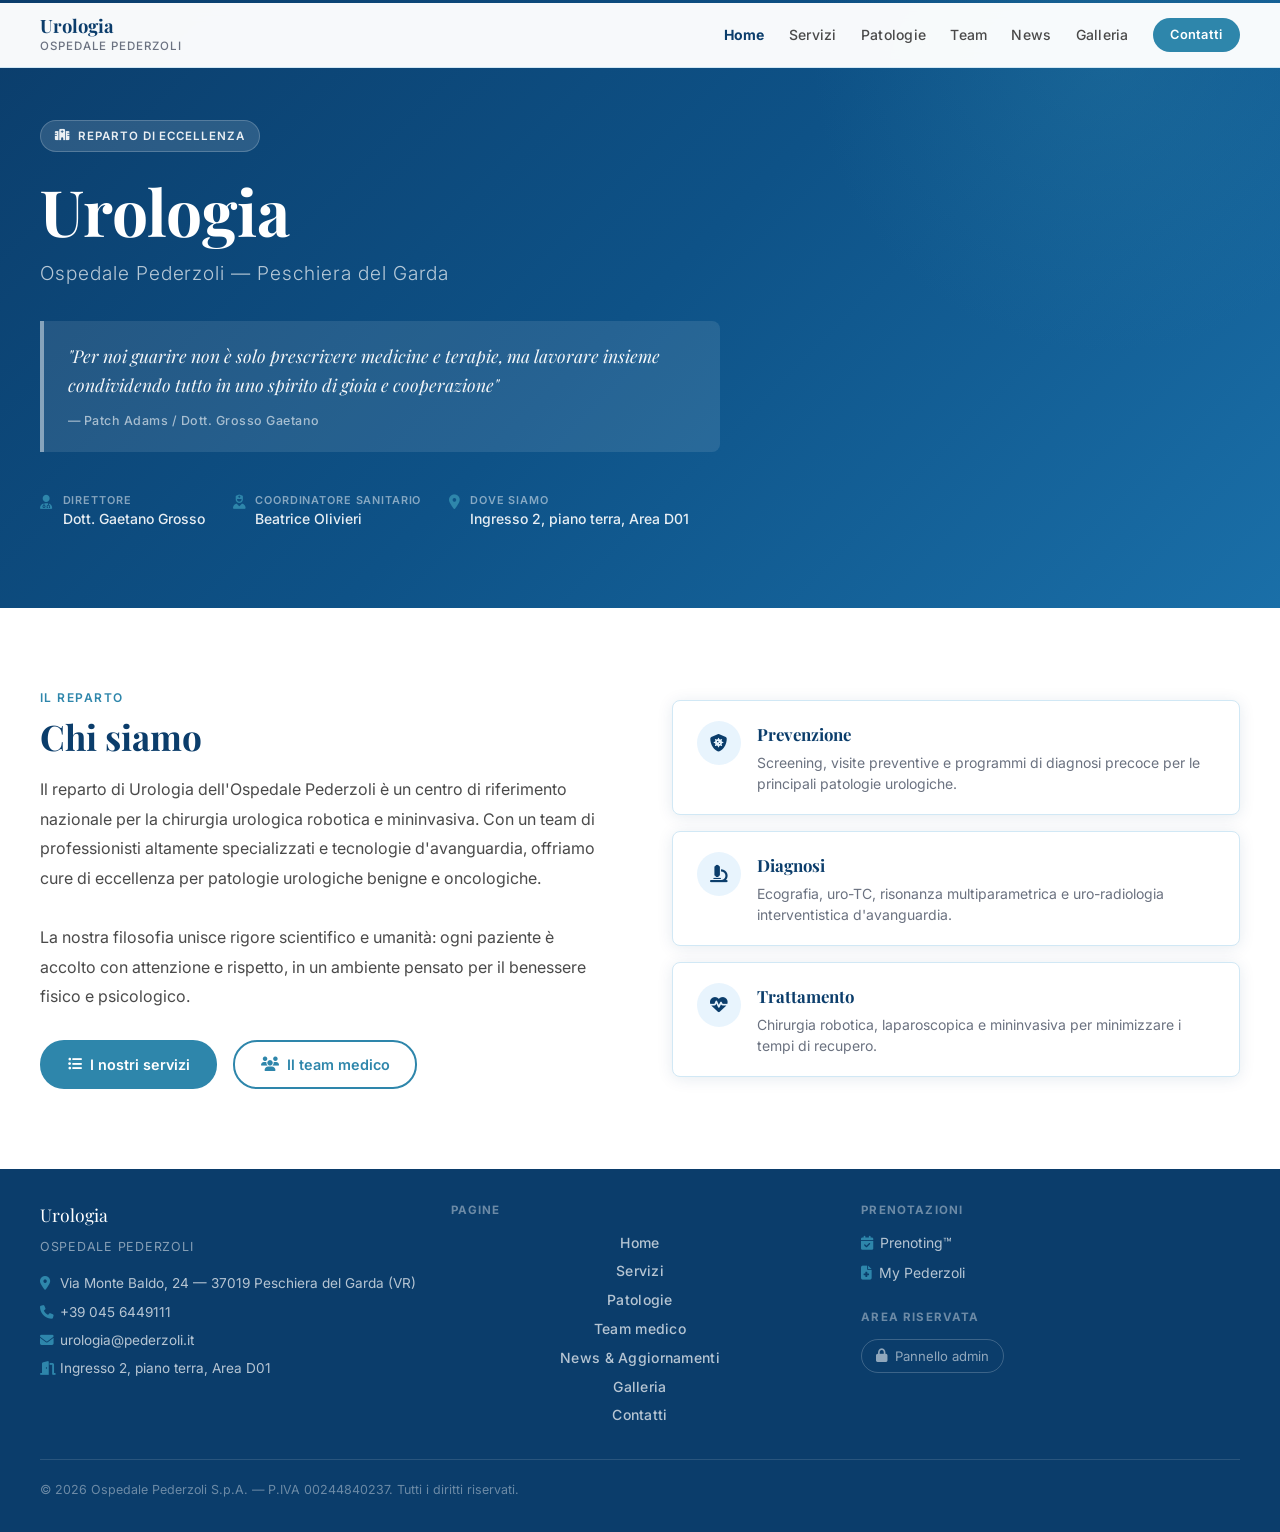
<file: index.html>
<!DOCTYPE html>
<html lang="it">
<head>
  <meta charset="UTF-8">
  <meta name="viewport" content="width=device-width, initial-scale=1.0">
  <title>Urologia — Ospedale Pederzoli</title>
  <meta name="description" content="Reparto di Urologia dell'Ospedale Pederzoli. Centro di riferimento nazionale per chirurgia robotica e mininvasiva. Direttore: Dott. Gaetano Grosso.">
  <meta property="og:type" content="website">
  <meta property="og:title" content="Urologia — Ospedale Pederzoli">
  <meta property="og:description" content="Centro di riferimento nazionale per chirurgia urologica robotica e mininvasiva. Direttore: Dott. Gaetano Grosso.">
  <meta property="og:locale" content="it_IT">
  <link rel="icon" type="image/svg+xml" href="favicon.svg">
  <link rel="preconnect" href="https://fonts.googleapis.com">
  <link rel="preconnect" href="https://fonts.gstatic.com" crossorigin>
  <link href="https://fonts.googleapis.com/css2?family=Playfair+Display:ital,wght@0,400;0,600;0,700;1,400&family=Inter:wght@300;400;500;600;700&display=swap" rel="stylesheet">
  <link rel="stylesheet" href="https://cdnjs.cloudflare.com/ajax/libs/font-awesome/6.4.2/css/all.min.css">
  <link rel="stylesheet" href="css/style.css">
</head>
<body data-page="home">

  <!-- HERO -->
  <section id="hero" aria-labelledby="hero-h1">
    <div class="hero-in">
      <div class="hero-badge"><i class="fas fa-hospital" aria-hidden="true"></i> Reparto di eccellenza</div>
      <h1 class="hero-title" id="hero-h1">Urologia</h1>
      <p class="hero-hosp">Ospedale Pederzoli — Peschiera del Garda</p>
      <div class="hero-quote">
        <blockquote>"Per noi guarire non è solo prescrivere medicine e terapie, ma lavorare insieme condividendo tutto in uno spirito di gioia e cooperazione"</blockquote>
        <cite>— Patch Adams / Dott. Grosso Gaetano</cite>
      </div>
      <div class="hero-meta">
        <div class="hm-item">
          <i class="fas fa-user-md" aria-hidden="true"></i>
          <div><div class="lbl">Direttore</div><div class="val">Dott. Gaetano Grosso</div></div>
        </div>
        <div class="hm-item">
          <i class="fas fa-user-nurse" aria-hidden="true"></i>
          <div><div class="lbl">Coordinatore Sanitario</div><div class="val">Beatrice Olivieri</div></div>
        </div>
        <div class="hm-item">
          <i class="fas fa-map-marker-alt" aria-hidden="true"></i>
          <div><div class="lbl">Dove siamo</div><div class="val">Ingresso 2, piano terra, Area D01</div></div>
        </div>
      </div>
    </div>
  </section>

  <!-- CHI SIAMO -->
  <section id="chi-siamo" aria-labelledby="cs-title">
    <div class="container">
      <div>
        <p class="sec-label">Il Reparto</p>
        <h2 class="sec-title" id="cs-title">Chi siamo</h2>
        <p id="about-text" class="about-text">
          Il reparto di Urologia dell'Ospedale Pederzoli è un centro di riferimento nazionale per la chirurgia urologica robotica e mininvasiva. Con un team di professionisti altamente specializzati e tecnologie d'avanguardia, offriamo cure di eccellenza per patologie urologiche benigne e oncologiche.<br><br>
          La nostra filosofia unisce rigore scientifico e umanità: ogni paziente è accolto con attenzione e rispetto, in un ambiente pensato per il benessere fisico e psicologico.
        </p>
        <div style="display:flex;flex-wrap:wrap;gap:1rem;margin-top:1.75rem">
          <a href="servizi.html" class="btn btn-primary"><i class="fas fa-list-ul" aria-hidden="true"></i> I nostri servizi</a>
          <a href="team.html"    class="btn btn-outline"><i class="fas fa-users"   aria-hidden="true"></i> Il team medico</a>
        </div>
      </div>
      <div class="pillars">
        <div class="pillar-card">
          <div class="p-icon"><i class="fas fa-shield-virus" aria-hidden="true"></i></div>
          <div>
            <h3>Prevenzione</h3>
            <p>Screening, visite preventive e programmi di diagnosi precoce per le principali patologie urologiche.</p>
          </div>
        </div>
        <div class="pillar-card">
          <div class="p-icon"><i class="fas fa-microscope" aria-hidden="true"></i></div>
          <div>
            <h3>Diagnosi</h3>
            <p>Ecografia, uro-TC, risonanza multiparametrica e uro-radiologia interventistica d'avanguardia.</p>
          </div>
        </div>
        <div class="pillar-card">
          <div class="p-icon"><i class="fas fa-heart-pulse" aria-hidden="true"></i></div>
          <div>
            <h3>Trattamento</h3>
            <p>Chirurgia robotica, laparoscopica e mininvasiva per minimizzare i tempi di recupero.</p>
          </div>
        </div>
      </div>
    </div>
  </section>

  <script src="js/app.js"></script>
  <script>
    initPage('home');
  </script>
</body>
</html>
</file>
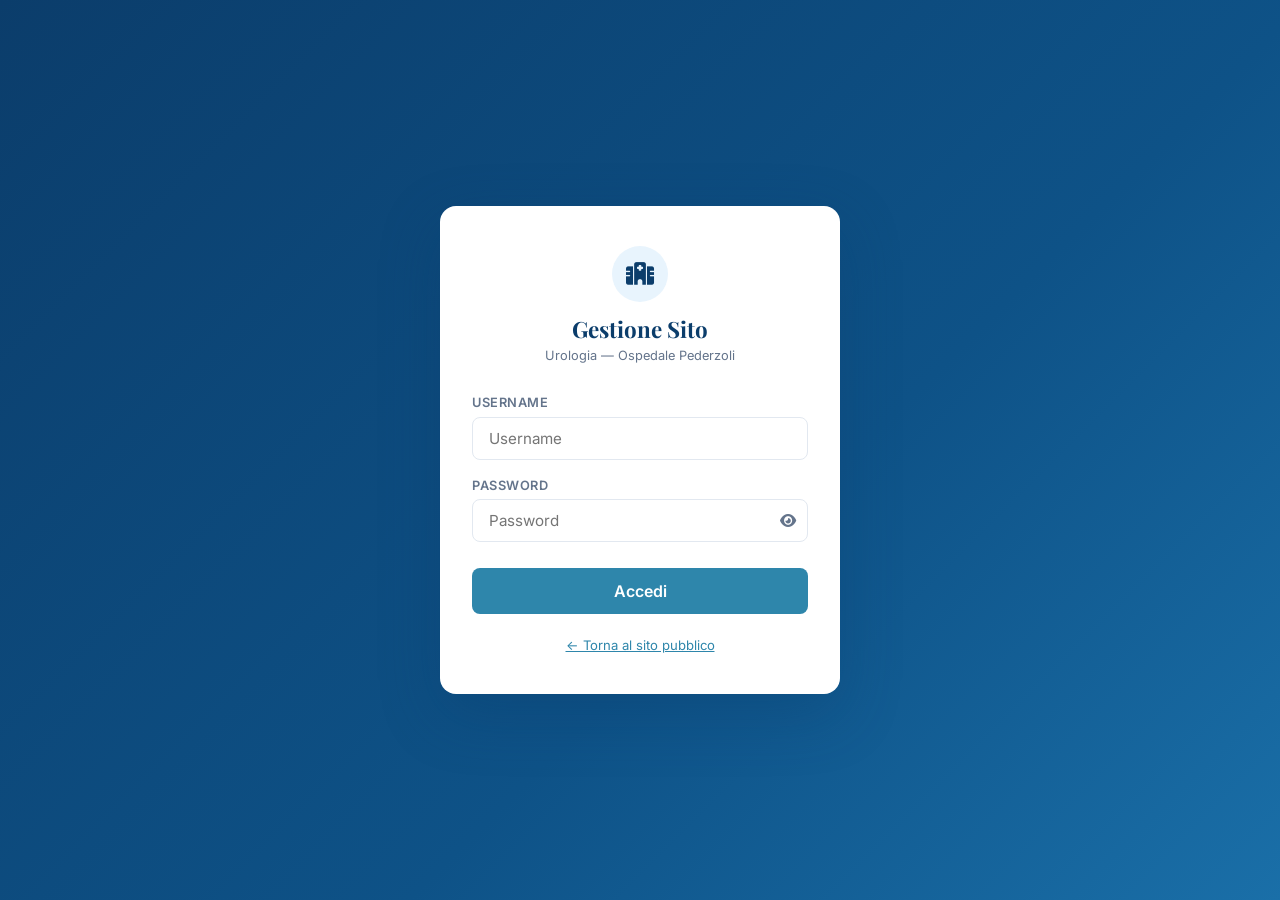
<file: admin.html>
<!DOCTYPE html>
<html lang="it">
<head>
  <meta charset="UTF-8">
  <meta name="viewport" content="width=device-width, initial-scale=1.0">
  <meta name="robots" content="noindex, nofollow">
  <title>Gestione — Urologia Ospedale Pederzoli</title>
  <link rel="icon" type="image/svg+xml" href="favicon.svg">
  <link rel="preconnect" href="https://fonts.googleapis.com">
  <link rel="preconnect" href="https://fonts.gstatic.com" crossorigin>
  <link href="https://fonts.googleapis.com/css2?family=Playfair+Display:wght@400;700&family=Inter:wght@300;400;500;600;700&display=swap" rel="stylesheet">
  <link rel="stylesheet" href="https://cdnjs.cloudflare.com/ajax/libs/font-awesome/6.4.2/css/all.min.css">
  <style>
    /* =========================================================
       VARIABILI
       ========================================================= */
    :root {
      --blue:    #0B3D6B;
      --accent:  #2E86AB;
      --light:   #E8F4FD;
      --white:   #FFFFFF;
      --bg:      #F1F5F9;
      --text:    #1E293B;
      --muted:   #64748B;
      --border:  #E2E8F0;
      --danger:  #DC2626;
      --success: #16A34A;
      --sb-w:    260px;
      --top-h:   64px;
      --radius:  8px;
      --shadow:  0 1px 8px rgba(11,61,107,.10);
      --fn:      'Inter', sans-serif;
      --ft:      'Playfair Display', serif;
    }
    *, *::before, *::after { box-sizing: border-box; margin: 0; padding: 0; }
    html, body { height: 100%; }
    body { font-family: var(--fn); color: var(--text); background: var(--bg); }
    img  { max-width: 100%; display: block; }
    a:focus-visible, button:focus-visible { outline: 2px solid var(--accent); outline-offset: 2px; }

    /* =========================================================
       LOGIN
       ========================================================= */
    #login-screen {
      min-height: 100vh; display: flex; align-items: center; justify-content: center;
      background: linear-gradient(135deg, var(--blue) 0%, #0e5287 60%, #1a6fa8 100%);
      padding: 1.5rem;
    }
    .login-card {
      background: var(--white); border-radius: 16px; padding: 2.5rem 2rem;
      width: 100%; max-width: 400px; box-shadow: 0 20px 60px rgba(11,61,107,.3);
    }
    .login-brand { text-align: center; margin-bottom: 2rem; }
    .login-brand .ico { width: 56px; height: 56px; background: var(--light); border-radius: 50%;
                        display: flex; align-items: center; justify-content: center; margin: 0 auto .75rem;
                        color: var(--blue); font-size: 1.4rem; }
    .login-brand h1 { font-family: var(--ft); font-size: 1.4rem; color: var(--blue); }
    .login-brand p  { font-size: .8rem; color: var(--muted); margin-top: .25rem; }
    .form-group     { margin-bottom: 1.1rem; }
    .form-group label { display: block; font-size: .8rem; font-weight: 600; color: var(--muted);
                        letter-spacing: .04em; text-transform: uppercase; margin-bottom: .4rem; }
    .form-control   { width: 100%; padding: .7rem 1rem; border: 1.5px solid var(--border); border-radius: var(--radius);
                      font-family: var(--fn); font-size: .95rem; color: var(--text); background: var(--white);
                      transition: border-color .2s; outline: none; }
    .form-control:focus { border-color: var(--accent); }
    .pw-wrap { position: relative; }
    .pw-wrap .form-control { padding-right: 2.75rem; }
    .pw-toggle { position: absolute; right: .75rem; top: 50%; transform: translateY(-50%);
                 background: none; border: none; color: var(--muted); cursor: pointer; font-size: .9rem; }
    .login-btn { width: 100%; padding: .8rem; background: var(--accent); color: var(--white); border: none;
                 border-radius: var(--radius); font-family: var(--fn); font-size: 1rem; font-weight: 600;
                 cursor: pointer; transition: background .2s; margin-top: .5rem; }
    .login-btn:hover { background: var(--blue); }
    .login-err { background: #FEE2E2; color: var(--danger); border-radius: var(--radius); padding: .6rem .9rem;
                 font-size: .85rem; margin-top: .75rem; display: none; }
    .login-err.show { display: block; }
    .login-link { text-align: center; margin-top: 1.25rem; }
    .login-link a { font-size: .82rem; color: var(--accent); }

    /* =========================================================
       LAYOUT ADMIN
       ========================================================= */
    #app { display: none; height: 100vh; }
    #app.visible { display: flex; }

    /* Sidebar */
    #sidebar {
      width: var(--sb-w); background: var(--blue); display: flex; flex-direction: column;
      flex-shrink: 0; overflow-y: auto; transition: transform .3s;
    }
    .sb-brand { padding: 1.5rem 1.25rem 1rem; border-bottom: 1px solid rgba(255,255,255,.1); }
    .sb-brand .name  { font-family: var(--ft); font-size: 1.1rem; color: var(--white); }
    .sb-brand .hosp  { font-size: .68rem; color: rgba(255,255,255,.5); letter-spacing: .08em; text-transform: uppercase; margin-top: .15rem; }
    .sb-label { font-size: .65rem; font-weight: 700; letter-spacing: .1em; text-transform: uppercase;
                color: rgba(255,255,255,.35); padding: 1.25rem 1.25rem .5rem; }
    .sb-nav   { flex: 1; padding: .5rem 0; }
    .sb-item  { display: flex; align-items: center; gap: .75rem; padding: .7rem 1.25rem;
                color: rgba(255,255,255,.7); font-size: .875rem; font-weight: 500;
                cursor: pointer; border: none; background: none; width: 100%; text-align: left;
                transition: background .15s, color .15s; border-radius: 0; }
    .sb-item i { width: 18px; text-align: center; font-size: .9rem; }
    .sb-item:hover  { background: rgba(255,255,255,.08); color: var(--white); }
    .sb-item.active { background: rgba(255,255,255,.15); color: var(--white); font-weight: 600; }
    .sb-item.active::before { content: ''; position: absolute; left: 0; top: 50%; transform: translateY(-50%);
                               width: 3px; height: 60%; background: var(--accent); border-radius: 0 3px 3px 0; }
    .sb-item { position: relative; }
    .sb-footer { padding: 1rem 1.25rem; border-top: 1px solid rgba(255,255,255,.1); }
    .sb-user   { display: flex; align-items: center; gap: .75rem; }
    .sb-avatar { width: 36px; height: 36px; background: rgba(255,255,255,.15); border-radius: 50%;
                 display: flex; align-items: center; justify-content: center; color: white; font-size: .9rem; flex-shrink: 0; }
    .sb-user-info .uname { color: white; font-size: .85rem; font-weight: 600; }
    .sb-user-info .urole { color: rgba(255,255,255,.5); font-size: .72rem; }
    .sb-logout { background: none; border: none; color: rgba(255,255,255,.5); cursor: pointer;
                 font-size: .8rem; margin-left: auto; transition: color .2s; }
    .sb-logout:hover { color: white; }

    /* Main area */
    #main-area { flex: 1; display: flex; flex-direction: column; overflow: hidden; }

    /* Top bar */
    #top-bar { height: var(--top-h); background: var(--white); border-bottom: 1px solid var(--border);
               padding: 0 1.75rem; display: flex; align-items: center; justify-content: space-between;
               flex-shrink: 0; gap: 1rem; }
    .tb-left  { display: flex; align-items: center; gap: .75rem; }
    #sb-toggle { display: none; background: none; border: none; color: var(--muted); cursor: pointer; font-size: 1.2rem; }
    #page-title { font-family: var(--ft); font-size: 1.25rem; color: var(--blue); }
    .tb-right { display: flex; align-items: center; gap: .75rem; }
    .tb-link  { display: inline-flex; align-items: center; gap: .4rem; font-size: .82rem; color: var(--accent);
                font-weight: 500; text-decoration: none; background: var(--light); padding: .35rem .85rem;
                border-radius: 20px; transition: background .2s; }
    .tb-link:hover { background: #d0e9f8; }

    /* Content */
    #content { flex: 1; overflow-y: auto; padding: 1.75rem; }

    /* Page sections */
    .page { display: none; }
    .page.active { display: block; }

    /* =========================================================
       COMPONENTI COMUNI
       ========================================================= */
    .stats-row { display: grid; grid-template-columns: repeat(auto-fit, minmax(180px, 1fr)); gap: 1rem; margin-bottom: 1.75rem; }
    .stat-card { background: var(--white); border-radius: var(--radius); padding: 1.25rem 1.5rem;
                 box-shadow: var(--shadow); display: flex; align-items: center; gap: 1rem; }
    .stat-icon { width: 48px; height: 48px; border-radius: 12px; display: flex; align-items: center;
                 justify-content: center; font-size: 1.2rem; flex-shrink: 0; }
    .stat-icon.blue   { background: var(--light); color: var(--blue); }
    .stat-icon.accent { background: #dff0f8; color: var(--accent); }
    .stat-icon.green  { background: #dcfce7; color: var(--success); }
    .stat-val  { font-size: 1.75rem; font-weight: 700; color: var(--blue); line-height: 1; }
    .stat-lbl  { font-size: .78rem; color: var(--muted); margin-top: .25rem; }

    .section-head { display: flex; align-items: center; justify-content: space-between; margin-bottom: 1.25rem; flex-wrap: wrap; gap: .75rem; }
    .section-head h2 { font-family: var(--ft); font-size: 1.15rem; color: var(--blue); }

    .card  { background: var(--white); border-radius: var(--radius); box-shadow: var(--shadow); }
    .card-body  { padding: 1.5rem; }
    .card-title { font-family: var(--ft); font-size: 1rem; color: var(--blue); margin-bottom: 1.25rem; padding-bottom: .75rem; border-bottom: 1px solid var(--border); }

    /* Buttons */
    .btn      { display: inline-flex; align-items: center; gap: .4rem; padding: .55rem 1.2rem; border-radius: 6px;
                font-family: var(--fn); font-size: .85rem; font-weight: 600; cursor: pointer;
                border: none; transition: all .2s; text-decoration: none; }
    .btn-primary { background: var(--accent); color: white; }
    .btn-primary:hover { background: var(--blue); }
    .btn-danger  { background: var(--danger); color: white; }
    .btn-danger:hover  { background: #b91c1c; }
    .btn-ghost   { background: transparent; color: var(--muted); border: 1.5px solid var(--border); }
    .btn-ghost:hover   { border-color: var(--accent); color: var(--accent); }
    .btn-sm { padding: .35rem .8rem; font-size: .78rem; }

    /* Form elements */
    .fl { display: block; font-size: .78rem; font-weight: 600; color: var(--muted); letter-spacing: .04em;
          text-transform: uppercase; margin-bottom: .35rem; }
    .fi, .fta, .fsel { width: 100%; padding: .6rem .9rem; border: 1.5px solid var(--border); border-radius: var(--radius);
                       font-family: var(--fn); font-size: .9rem; color: var(--text); background: var(--white);
                       margin-bottom: .9rem; outline: none; transition: border-color .2s; }
    .fi:focus, .fta:focus, .fsel:focus { border-color: var(--accent); }
    .fta  { min-height: 90px; resize: vertical; }
    .fg2  { display: grid; grid-template-columns: 1fr 1fr; gap: 1rem; }
    @media (max-width: 600px) { .fg2 { grid-template-columns: 1fr; } }
    .fgrp { margin-bottom: .1rem; }

    /* Items list */
    .item-list  { display: flex; flex-direction: column; gap: .6rem; }
    .item-row   { background: var(--bg); border: 1px solid var(--border); border-radius: var(--radius);
                  padding: .9rem 1rem; display: flex; align-items: flex-start; justify-content: space-between; gap: 1rem; }
    .item-row:hover { border-color: var(--accent); }
    .item-info  { flex: 1; min-width: 0; }
    .item-title { font-weight: 600; font-size: .9rem; color: var(--text); white-space: nowrap; overflow: hidden; text-overflow: ellipsis; }
    .item-meta  { font-size: .75rem; color: var(--muted); margin-top: .2rem; }
    .item-actions { display: flex; gap: .4rem; flex-shrink: 0; }

    /* Tags */
    .tag  { font-size: .68rem; font-weight: 700; letter-spacing: .06em; text-transform: uppercase; padding: .2rem .55rem; border-radius: 4px; }
    .tag-n { background: #dbeafe; color: #1d4ed8; }
    .tag-i { background: #d1fae5; color: #065f46; }
    .tag-e { background: #fef3c7; color: #92400e; }
    .tag-a { background: #f3e8ff; color: #6b21a8; }

    /* Team grid */
    .team-adm-grid { display: grid; grid-template-columns: repeat(auto-fill, minmax(150px, 1fr)); gap: 1rem; }
    .team-adm-card { background: var(--bg); border: 1.5px solid var(--border); border-radius: var(--radius);
                     padding: 1rem; text-align: center; transition: border-color .2s; cursor: pointer; }
    .team-adm-card:hover { border-color: var(--accent); }
    .team-adm-photo { width: 60px; height: 60px; border-radius: 50%; background: var(--light);
                      margin: 0 auto .6rem; overflow: hidden; display: flex; align-items: center;
                      justify-content: center; color: var(--accent); font-size: 1.4rem; }
    .team-adm-photo img { width: 100%; height: 100%; object-fit: cover; }
    .team-adm-name { font-size: .8rem; font-weight: 600; color: var(--blue); line-height: 1.3; }
    .team-adm-role { font-size: .72rem; color: var(--muted); margin-top: .2rem; }

    /* Gallery grid */
    .gal-adm-grid { display: grid; grid-template-columns: repeat(auto-fill, minmax(140px, 1fr)); gap: .75rem; margin-top: 1rem; }
    .gal-adm-item { border-radius: var(--radius); overflow: hidden; position: relative; background: var(--border); aspect-ratio: 4/3; }
    .gal-adm-item img { width: 100%; height: 100%; object-fit: cover; }
    .gal-adm-del  { position: absolute; top: .3rem; right: .3rem; background: rgba(220,38,38,.85); color: white;
                    border: none; border-radius: 4px; padding: .2rem .45rem; cursor: pointer; font-size: .7rem; }
    .gal-adm-vid  { background: var(--bg); border: 1px solid var(--border); border-radius: var(--radius);
                    padding: .75rem 1rem; display: flex; align-items: center; justify-content: space-between; gap: .75rem; margin-bottom: .5rem; }
    .gal-adm-vid-info .vt { font-size: .85rem; font-weight: 600; color: var(--text); }
    .gal-adm-vid-info .vu { font-size: .75rem; color: var(--muted); }

    /* Modal */
    .modal-bg { display: none; position: fixed; inset: 0; background: rgba(0,0,0,.45); z-index: 1000;
                align-items: center; justify-content: center; padding: 1rem; }
    .modal-bg.open { display: flex; }
    .modal  { background: var(--white); border-radius: 12px; width: 100%; max-width: 540px;
              box-shadow: 0 20px 60px rgba(0,0,0,.2); max-height: 90vh; overflow-y: auto; }
    .modal-head { padding: 1.25rem 1.5rem; border-bottom: 1px solid var(--border);
                  display: flex; align-items: center; justify-content: space-between; }
    .modal-head h3 { font-family: var(--ft); font-size: 1.1rem; color: var(--blue); }
    .modal-close   { background: none; border: none; color: var(--muted); cursor: pointer; font-size: 1.1rem; }
    .modal-body    { padding: 1.5rem; }
    .modal-foot    { padding: 1rem 1.5rem; border-top: 1px solid var(--border); display: flex; gap: .5rem; justify-content: flex-end; }

    /* Toast */
    #toast { position: fixed; bottom: 1.5rem; right: 1.5rem; padding: .75rem 1.25rem; border-radius: 8px;
             font-size: .875rem; font-weight: 600; z-index: 5000; opacity: 0; transform: translateY(8px);
             transition: opacity .3s, transform .3s; pointer-events: none; }
    #toast.show { opacity: 1; transform: translateY(0); }
    #toast.ok   { background: var(--success); color: white; }
    #toast.err  { background: var(--danger);  color: white; }

    /* Divider */
    .sep { border: none; border-top: 1px solid var(--border); margin: 1.5rem 0; }
    /* Separatore "oppure" tra file e URL */
    .or-sep { display:flex;align-items:center;gap:.75rem;margin:.1rem 0 .9rem }
    .or-sep hr { flex:1;border:none;border-top:1px solid var(--border) }
    .or-sep span { font-size:.72rem;font-weight:600;color:var(--muted);white-space:nowrap;text-transform:uppercase;letter-spacing:.06em }

    /* Empty state */
    .empty { text-align: center; color: var(--muted); padding: 3rem 1rem; }
    .empty i { font-size: 2rem; opacity: .35; display: block; margin-bottom: .75rem; }

    /* Overlay mobile sidebar */
    .sb-overlay { display: none; position: fixed; inset: 0; background: rgba(0,0,0,.4); z-index: 900; }
    .sb-overlay.show { display: block; }

    /* =========================================================
       RESPONSIVE
       ========================================================= */
    @media (max-width: 900px) {
      #sidebar { position: fixed; left: 0; top: 0; bottom: 0; z-index: 950; transform: translateX(-100%); }
      #sidebar.open { transform: translateX(0); }
      #sb-toggle { display: block; }
      #content { padding: 1.25rem; }
    }
    @media (max-width: 500px) {
      .stats-row { grid-template-columns: 1fr 1fr; }
      .team-adm-grid { grid-template-columns: repeat(auto-fill, minmax(130px,1fr)); }
    }
  </style>
</head>
<body>

<!-- ============================================================
     LOGIN
     ============================================================ -->
<div id="login-screen">
  <div class="login-card">
    <div class="login-brand">
      <div class="ico"><i class="fas fa-hospital" aria-hidden="true"></i></div>
      <h1>Gestione Sito</h1>
      <p>Urologia — Ospedale Pederzoli</p>
    </div>
    <div class="form-group">
      <label for="l-user">Username</label>
      <input type="text" id="l-user" class="form-control" placeholder="Username" autocomplete="username">
    </div>
    <div class="form-group">
      <label for="l-pass">Password</label>
      <div class="pw-wrap">
        <input type="password" id="l-pass" class="form-control" placeholder="Password" autocomplete="current-password">
        <button class="pw-toggle" id="pw-toggle" type="button" aria-label="Mostra/nascondi password">
          <i class="fas fa-eye" id="pw-icon"></i>
        </button>
      </div>
    </div>
    <button class="login-btn" id="login-btn" type="button">Accedi</button>
    <div class="login-err" id="login-err">Credenziali non corrette. Riprova.</div>
    <div class="login-link"><a href="index.html">← Torna al sito pubblico</a></div>
  </div>
</div>

<!-- ============================================================
     APP DASHBOARD
     ============================================================ -->
<div id="app">

  <!-- Sidebar overlay (mobile) -->
  <div class="sb-overlay" id="sb-overlay"></div>

  <!-- Sidebar -->
  <aside id="sidebar" aria-label="Navigazione admin">
    <div class="sb-brand">
      <div class="name">Pannello Admin</div>
      <div class="hosp">Urologia · Pederzoli</div>
    </div>
    <div class="sb-label">Gestione contenuti</div>
    <nav class="sb-nav" role="navigation">
      <button class="sb-item active" data-page="dashboard"><i class="fas fa-chart-line"></i> Dashboard</button>
      <button class="sb-item" data-page="notizie"><i class="fas fa-newspaper"></i> Notizie &amp; Post</button>
      <button class="sb-item" data-page="galleria"><i class="fas fa-images"></i> Galleria</button>
      <button class="sb-item" data-page="team"><i class="fas fa-user-md"></i> Team medico</button>
      <button class="sb-item" data-page="impostazioni"><i class="fas fa-cog"></i> Impostazioni</button>
    </nav>
    <div class="sb-footer">
      <div class="sb-user">
        <div class="sb-avatar"><i class="fas fa-user"></i></div>
        <div class="sb-user-info">
          <div class="uname">Amministratore</div>
          <div class="urole">Accesso completo</div>
        </div>
        <button class="sb-logout" id="logout-btn" title="Esci" aria-label="Esci"><i class="fas fa-sign-out-alt"></i></button>
      </div>
    </div>
  </aside>

  <!-- Main -->
  <div id="main-area">
    <header id="top-bar">
      <div class="tb-left">
        <button id="sb-toggle" aria-label="Apri menu"><i class="fas fa-bars"></i></button>
        <h1 id="page-title">Dashboard</h1>
      </div>
      <div class="tb-right">
        <a href="index.html" target="_blank" class="tb-link"><i class="fas fa-external-link-alt"></i> Vedi sito</a>
      </div>
    </header>

    <main id="content">

      <!-- PAGE: Dashboard -->
      <div class="page active" id="page-dashboard">
        <div class="stats-row" id="stats-row"></div>
        <div style="display:grid;grid-template-columns:1fr 1fr;gap:1.25rem" class="dash-grid">
          <div class="card">
            <div class="card-body">
              <div class="card-title">Ultimi post pubblicati</div>
              <div id="dash-recent-posts"></div>
            </div>
          </div>
          <div class="card">
            <div class="card-body">
              <div class="card-title">Azioni rapide</div>
              <div style="display:flex;flex-direction:column;gap:.6rem">
                <button class="btn btn-primary" onclick="goTo('notizie');openNewPostForm()"><i class="fas fa-plus"></i> Nuovo post</button>
                <button class="btn btn-ghost"   onclick="goTo('galleria')"><i class="fas fa-upload"></i> Carica foto/video</button>
                <button class="btn btn-ghost"   onclick="goTo('team')"><i class="fas fa-user-edit"></i> Modifica team</button>
                <button class="btn btn-ghost"   onclick="goTo('impostazioni')"><i class="fas fa-cog"></i> Impostazioni sito</button>
              </div>
            </div>
          </div>
        </div>
      </div>

      <!-- PAGE: Notizie -->
      <div class="page" id="page-notizie">
        <div class="section-head">
          <h2>Notizie &amp; Post</h2>
          <button class="btn btn-primary" id="new-post-btn"><i class="fas fa-plus"></i> Nuovo post</button>
        </div>
        <!-- Form nuovo/edit post -->
        <div class="card" id="post-form-card" style="display:none;margin-bottom:1.25rem">
          <div class="card-body">
            <div class="card-title" id="post-form-title">Nuovo post</div>
            <input type="hidden" id="post-edit-id">
            <div class="fg2">
              <div class="fgrp"><label class="fl" for="pf-title">Titolo *</label><input type="text" class="fi" id="pf-title" placeholder="Titolo del post"></div>
              <div class="fgrp"><label class="fl" for="pf-cat">Categoria *</label>
                <select class="fsel" id="pf-cat">
                  <option value="Notizia">Notizia</option>
                  <option value="Intervista">Intervista</option>
                  <option value="Evento">Evento</option>
                  <option value="Articolo scientifico">Articolo scientifico</option>
                </select>
              </div>
            </div>
            <div class="fgrp"><label class="fl" for="pf-text">Testo</label><textarea class="fta" id="pf-text" placeholder="Testo del post..."></textarea></div>
            <div class="fg2">
              <div class="fgrp"><label class="fl" for="pf-video">URL Video (YouTube / Vimeo)</label><input type="url" class="fi" id="pf-video" placeholder="https://www.youtube.com/watch?v=..."></div>
              <div class="fgrp">
                <label class="fl" for="pf-img">Immagine — carica file</label>
                <input type="file" class="fi" id="pf-img" accept="image/*" style="padding:.35rem">
                <div class="or-sep"><hr><span>oppure tramite URL</span><hr></div>
                <input type="url" class="fi" id="pf-img-url" placeholder="https://esempio.com/immagine.jpg">
              </div>
            </div>
            <div id="pf-img-preview" style="margin-bottom:.9rem;display:none"><img id="pf-img-preview-src" style="max-height:120px;border-radius:6px;object-fit:cover" alt="Anteprima"></div>
            <div style="display:flex;gap:.5rem">
              <button class="btn btn-primary" id="post-save-btn" type="button"><i class="fas fa-save"></i> Salva</button>
              <button class="btn btn-ghost"   id="post-cancel-btn" type="button">Annulla</button>
            </div>
          </div>
        </div>
        <!-- Lista post -->
        <div class="card">
          <div class="card-body">
            <div class="card-title">Post esistenti (<span id="posts-count">0</span>)</div>
            <div class="item-list" id="posts-list"></div>
          </div>
        </div>
      </div>

      <!-- PAGE: Galleria -->
      <div class="page" id="page-galleria">
        <div class="section-head"><h2>Galleria foto &amp; video</h2></div>
        <div style="display:grid;grid-template-columns:1fr 1fr;gap:1.25rem;margin-bottom:1.25rem" class="gal-upload-row">
          <!-- Carica foto -->
          <div class="card">
            <div class="card-body">
              <div class="card-title">Carica foto</div>
              <div class="fgrp">
                <label class="fl" for="gf-img">Carica file</label>
                <input type="file" class="fi" id="gf-img" accept="image/*" multiple style="padding:.35rem">
                <div class="or-sep"><hr><span>oppure tramite URL</span><hr></div>
                <input type="url" class="fi" id="gf-img-url" placeholder="https://esempio.com/immagine.jpg">
              </div>
              <div class="fgrp"><label class="fl" for="gf-cap">Didascalia</label><input type="text" class="fi" id="gf-cap" placeholder="Descrizione..."></div>
              <button class="btn btn-primary" id="gf-upload-btn"><i class="fas fa-upload"></i> Carica</button>
            </div>
          </div>
          <!-- Aggiungi video -->
          <div class="card">
            <div class="card-body">
              <div class="card-title">Aggiungi video</div>
              <div class="fgrp"><label class="fl" for="gv-url">URL YouTube o Vimeo</label><input type="url" class="fi" id="gv-url" placeholder="https://www.youtube.com/watch?v=..."></div>
              <div class="fgrp"><label class="fl" for="gv-title">Titolo video</label><input type="text" class="fi" id="gv-title" placeholder="Titolo..."></div>
              <button class="btn btn-primary" id="gv-add-btn"><i class="fas fa-video"></i> Aggiungi</button>
            </div>
          </div>
        </div>
        <!-- Foto grid -->
        <div class="card" style="margin-bottom:1.25rem">
          <div class="card-body">
            <div class="card-title">Foto (<span id="photos-count">0</span>)</div>
            <div class="gal-adm-grid" id="gal-photos-grid"></div>
            <div class="empty" id="gal-photos-empty" style="display:none"><i class="fas fa-image"></i>Nessuna foto caricata.</div>
          </div>
        </div>
        <!-- Video list -->
        <div class="card">
          <div class="card-body">
            <div class="card-title">Video (<span id="videos-count">0</span>)</div>
            <div id="gal-videos-list"></div>
            <div class="empty" id="gal-videos-empty" style="display:none"><i class="fas fa-film"></i>Nessun video aggiunto.</div>
          </div>
        </div>
      </div>

      <!-- PAGE: Team -->
      <div class="page" id="page-team">
        <div class="section-head"><h2>Team medico</h2><span style="font-size:.85rem;color:var(--muted)">Clicca un membro per modificarlo</span></div>
        <div class="team-adm-grid" id="team-adm-grid"></div>
      </div>

      <!-- PAGE: Impostazioni -->
      <div class="page" id="page-impostazioni">
        <div class="section-head"><h2>Impostazioni sito</h2></div>
        <div class="card" style="margin-bottom:1.25rem">
          <div class="card-body">
            <div class="card-title">Testo "Chi siamo"</div>
            <div class="fgrp"><label class="fl" for="s-about">Testo descrittivo (righe vuote = paragrafo)</label><textarea class="fta" id="s-about" style="min-height:130px"></textarea></div>
          </div>
        </div>
        <div class="card" style="margin-bottom:1.25rem">
          <div class="card-body">
            <div class="card-title">Informazioni di contatto</div>
            <div class="fg2">
              <div class="fgrp"><label class="fl" for="s-addr">Indirizzo</label><input type="text"  class="fi" id="s-addr"></div>
              <div class="fgrp"><label class="fl" for="s-phone">Telefono</label><input type="text"  class="fi" id="s-phone"></div>
              <div class="fgrp"><label class="fl" for="s-email">Email</label>   <input type="email" class="fi" id="s-email"></div>
              <div class="fgrp"><label class="fl" for="s-hours">Orari</label>   <input type="text"  class="fi" id="s-hours"></div>
            </div>
          </div>
        </div>
        <div class="card" style="margin-bottom:1.25rem">
          <div class="card-body">
            <div class="card-title">Link prenotazioni</div>
            <div class="fg2">
              <div class="fgrp"><label class="fl" for="s-prenoting">URL Prenoting™</label><input type="url" class="fi" id="s-prenoting"></div>
              <div class="fgrp"><label class="fl" for="s-myped">URL My Pederzoli</label>  <input type="url" class="fi" id="s-myped"></div>
            </div>
          </div>
        </div>
        <button class="btn btn-primary" id="settings-save-btn"><i class="fas fa-save"></i> Salva impostazioni</button>
        <hr class="sep">
        <div class="card">
          <div class="card-body">
            <div class="card-title" style="color:var(--danger)">Zona pericolosa</div>
            <p style="font-size:.875rem;color:var(--muted);margin-bottom:1rem">Reimposta tutti i contenuti ai valori predefiniti. L'operazione è irreversibile.</p>
            <button class="btn btn-danger" id="reset-btn"><i class="fas fa-trash-alt"></i> Reimposta tutti i dati</button>
          </div>
        </div>
      </div>

    </main>
  </div><!-- /main-area -->
</div><!-- /app -->

<!-- Modal edit team member -->
<div class="modal-bg" id="team-modal" role="dialog" aria-modal="true" aria-label="Modifica membro del team">
  <div class="modal">
    <div class="modal-head">
      <h3 id="team-modal-title">Modifica membro</h3>
      <button class="modal-close" id="team-modal-close" aria-label="Chiudi"><i class="fas fa-times"></i></button>
    </div>
    <div class="modal-body">
      <input type="hidden" id="tm-idx">
      <div class="fgrp"><label class="fl" for="tm-role">Ruolo</label><input type="text" class="fi" id="tm-role" placeholder="es. Urologo, Dirigente Medico"></div>
      <div class="fgrp">
        <label class="fl" for="tm-photo">Foto — carica file</label>
        <input type="file" class="fi" id="tm-photo" accept="image/*" style="padding:.35rem">
        <div class="or-sep"><hr><span>oppure tramite URL</span><hr></div>
        <input type="url" class="fi" id="tm-photo-url" placeholder="https://esempio.com/foto.jpg">
      </div>
      <div id="tm-preview" style="display:none;margin-bottom:.5rem"><img id="tm-preview-img" style="width:80px;height:80px;border-radius:50%;object-fit:cover" alt="Anteprima foto"></div>
    </div>
    <div class="modal-foot">
      <button class="btn btn-ghost" id="team-modal-cancel">Annulla</button>
      <button class="btn btn-primary" id="team-modal-save"><i class="fas fa-save"></i> Salva</button>
    </div>
  </div>
</div>

<!-- Toast -->
<div id="toast"></div>

<script>
'use strict';

/* ================================================================
   CREDENZIALI — modifica qui
   ================================================================ */
const ADMIN_USERNAME = 'admin';           // cambia username
const ADMIN_PASSWORD = 'pederzoli2025';   // cambia password

/* ================================================================
   DATI DEFAULT
   ================================================================ */
const DEFAULT_TEAM = [
  { name: 'Dott. Luca Aresu',           role: 'Urologo',                 photo: '' },
  { name: 'Dott. Rossella Bertoloni',    role: 'Urologa',                 photo: '' },
  { name: 'Dott. Gaetano Grosso',        role: 'Direttore U.O. Urologia', photo: '' },
  { name: 'Dott.ssa Sara Grosso',        role: 'Urologa',                 photo: '' },
  { name: 'Dott. Armando Marciano',      role: 'Urologo',                 photo: '' },
  { name: 'Dott. Matteo Marini',         role: 'Urologo',                 photo: '' },
  { name: 'Dott. Francesco Maritati',    role: 'Urologo',                 photo: '' },
  { name: 'Dott. Arjan Nazaraj',         role: 'Urologo',                 photo: '' },
  { name: 'Dott. Massimo Occhipinti',    role: 'Urologo',                 photo: '' },
  { name: 'Dott.ssa Angela Pecoraro',    role: 'Urologa',                 photo: '' },
  { name: 'Dott. Andrea Polara',         role: 'Urologo',                 photo: '' },
  { name: 'Dott. Sebastiano Rapisarda',  role: 'Urologo',                 photo: '' },
  { name: 'Dott.ssa Federica Trovato',   role: 'Urologa',                 photo: '' }
];
const DEFAULT_SETTINGS = {
  about:       "Il reparto di Urologia dell'Ospedale Pederzoli è un centro di riferimento nazionale per la chirurgia urologica robotica e mininvasiva. Con un team di professionisti altamente specializzati e tecnologie d'avanguardia, offriamo cure di eccellenza per patologie urologiche benigne e oncologiche.\n\nLa nostra filosofia unisce rigore scientifico e umanità: ogni paziente è accolto con attenzione e rispetto, in un ambiente pensato per il benessere fisico e psicologico.",
  address:     'Via Monte Baldo, 24 — 37019 Peschiera del Garda (VR)',
  phone:       '+39 045 6449111',
  email:       'urologia@pederzoli.it',
  hours:       'Lunedì – Venerdì: 8:00 – 16:00',
  prenoting:   'https://portalepaziente.ospedalepederzoli.it/home.php?virtualSites[]=0',
  mypederzoli: 'https://www.ospedalepederzoli.it/mypederzoli/'
};

/* ================================================================
   STORAGE
   ================================================================ */
const LS = {
  get(k, d) { try { const v = localStorage.getItem(k); return v ? JSON.parse(v) : d; } catch { return d; } },
  set(k, v) { try { localStorage.setItem(k, JSON.stringify(v)); } catch { toast('Errore: spazio insufficiente.', 'err'); } }
};

/* ================================================================
   STATE
   ================================================================ */
let posts, gallery, team, settings;
function loadState() {
  posts    = LS.get('uro_posts',    []);
  gallery  = LS.get('uro_gallery',  []);
  team     = LS.get('uro_team',     null); if (!team)     { team     = JSON.parse(JSON.stringify(DEFAULT_TEAM));    LS.set('uro_team',     team);     }
  settings = LS.get('uro_settings', null); if (!settings) { settings = Object.assign({}, DEFAULT_SETTINGS);        LS.set('uro_settings', settings); }
}

/* ================================================================
   UTILS
   ================================================================ */
const uid  = () => Date.now().toString(36) + Math.random().toString(36).slice(2, 7);
const esc  = s => s ? s.replace(/&/g,'&amp;').replace(/</g,'&lt;').replace(/>/g,'&gt;').replace(/"/g,'&quot;') : '';
const fmtD = iso => new Date(iso).toLocaleDateString('it-IT', { day: '2-digit', month: 'long', year: 'numeric' });

function embedUrl(url) {
  try {
    const u = new URL(url);
    if (u.hostname.includes('youtube.com')) { const id=u.searchParams.get('v'); if(id) return `https://www.youtube.com/embed/${id}`; }
    if (u.hostname==='youtu.be')             { const id=u.pathname.slice(1);     if(id) return `https://www.youtube.com/embed/${id}`; }
    if (u.hostname.includes('vimeo.com'))    { const id=u.pathname.split('/').filter(Boolean).pop(); if(id) return `https://player.vimeo.com/video/${id}`; }
  } catch {}
  return null;
}

function readFile(file) {
  return new Promise((ok, err) => { const r=new FileReader(); r.onload=e=>ok(e.target.result); r.onerror=err; r.readAsDataURL(file); });
}

function toast(msg, type='ok') {
  const el=document.getElementById('toast');
  el.textContent=msg; el.className='show '+type;
  setTimeout(()=>el.className='', 3000);
}

/* ================================================================
   AUTH
   ================================================================ */
let isLoggedIn = false;

document.getElementById('login-btn').addEventListener('click', doLogin);
document.getElementById('l-pass').addEventListener('keydown', e => { if(e.key==='Enter') doLogin(); });
document.getElementById('l-user').addEventListener('keydown', e => { if(e.key==='Enter') document.getElementById('l-pass').focus(); });

document.getElementById('pw-toggle').addEventListener('click', function() {
  const inp = document.getElementById('l-pass');
  const ico = document.getElementById('pw-icon');
  if (inp.type==='password') { inp.type='text'; ico.className='fas fa-eye-slash'; }
  else                       { inp.type='password'; ico.className='fas fa-eye'; }
});

function doLogin() {
  const u=document.getElementById('l-user').value.trim();
  const p=document.getElementById('l-pass').value;
  const e=document.getElementById('login-err');
  if (u===ADMIN_USERNAME && p===ADMIN_PASSWORD) {
    isLoggedIn=true; e.classList.remove('show');
    sessionStorage.setItem('uro_authed','1');
    document.getElementById('login-screen').style.display='none';
    document.getElementById('app').classList.add('visible');
    loadState(); renderAll();
  } else {
    e.classList.add('show');
  }
}

document.getElementById('logout-btn').addEventListener('click', () => {
  isLoggedIn=false;
  sessionStorage.removeItem('uro_authed');
  document.getElementById('app').classList.remove('visible');
  document.getElementById('login-screen').style.display='flex';
  document.getElementById('l-pass').value='';
  document.getElementById('l-user').value='';
});

/* ================================================================
   NAVIGATION
   ================================================================ */
const PAGE_TITLES = { dashboard:'Dashboard', notizie:'Notizie & Post', galleria:'Galleria', team:'Team medico', impostazioni:'Impostazioni' };

document.querySelectorAll('.sb-item').forEach(btn => {
  btn.addEventListener('click', function() { goTo(this.dataset.page); closeSidebar(); });
});

function goTo(name) {
  document.querySelectorAll('.sb-item').forEach(b => b.classList.toggle('active', b.dataset.page===name));
  document.querySelectorAll('.page').forEach(p => p.classList.toggle('active', p.id==='page-'+name));
  document.getElementById('page-title').textContent = PAGE_TITLES[name] || name;
}

/* ================================================================
   SIDEBAR MOBILE
   ================================================================ */
document.getElementById('sb-toggle').addEventListener('click', () => {
  document.getElementById('sidebar').classList.add('open');
  document.getElementById('sb-overlay').classList.add('show');
});
document.getElementById('sb-overlay').addEventListener('click', closeSidebar);
function closeSidebar() {
  document.getElementById('sidebar').classList.remove('open');
  document.getElementById('sb-overlay').classList.remove('show');
}

/* ================================================================
   RENDER ALL
   ================================================================ */
function renderAll() {
  renderDashboard();
  renderPostsList();
  renderGalleryGrids();
  renderTeamGrid();
  loadSettingsForm();
}

/* ================================================================
   DASHBOARD
   ================================================================ */
function renderDashboard() {
  const photos = gallery.filter(g=>g.type==='photo').length;
  const videos = gallery.filter(g=>g.type==='video').length;
  document.getElementById('stats-row').innerHTML = `
    <div class="stat-card"><div class="stat-icon blue"><i class="fas fa-newspaper"></i></div><div><div class="stat-val">${posts.length}</div><div class="stat-lbl">Post pubblicati</div></div></div>
    <div class="stat-card"><div class="stat-icon accent"><i class="fas fa-image"></i></div><div><div class="stat-val">${photos}</div><div class="stat-lbl">Foto in galleria</div></div></div>
    <div class="stat-card"><div class="stat-icon green"><i class="fas fa-video"></i></div><div><div class="stat-val">${videos}</div><div class="stat-lbl">Video in galleria</div></div></div>`;

  const recent = [...posts].sort((a,b)=>new Date(b.date)-new Date(a.date)).slice(0,3);
  const el = document.getElementById('dash-recent-posts');
  if (!recent.length) { el.innerHTML='<div class="empty"><i class="fas fa-newspaper"></i>Nessun post ancora.</div>'; return; }
  const tagClass = { 'Notizia':'tag-n','Intervista':'tag-i','Evento':'tag-e','Articolo scientifico':'tag-a' };
  el.innerHTML = '<div class="item-list">' + recent.map(p=>`
    <div class="item-row">
      <div class="item-info">
        <div class="item-title">${esc(p.title)}</div>
        <div class="item-meta"><span class="tag ${tagClass[p.category]||'tag-n'}">${esc(p.category)}</span> · ${fmtD(p.date)}</div>
      </div>
    </div>`).join('') + '</div>';
}

/* ================================================================
   POSTS
   ================================================================ */
const tagClass = { 'Notizia':'tag-n','Intervista':'tag-i','Evento':'tag-e','Articolo scientifico':'tag-a' };

document.getElementById('new-post-btn').addEventListener('click', openNewPostForm);
document.getElementById('post-cancel-btn').addEventListener('click', closePostForm);
document.getElementById('post-save-btn').addEventListener('click', savePost);

document.getElementById('pf-img').addEventListener('change', async function() {
  const f=this.files[0]; if (!f) return;
  if (f.size > 1.5*1024*1024) { toast('Immagine troppo grande (max 1.5 MB).','err'); this.value=''; return; }
  try {
    const src=await readFile(f);
    document.getElementById('pf-img-preview-src').src=src;
    document.getElementById('pf-img-preview').style.display='block';
    document.getElementById('pf-img-url').value='';
  } catch {}
});
document.getElementById('pf-img-url').addEventListener('input', function() {
  const url=this.value.trim();
  if (url) {
    document.getElementById('pf-img-preview-src').src=url;
    document.getElementById('pf-img-preview').style.display='block';
    document.getElementById('pf-img').value=''; // URL ha priorità, svuota file
  } else { document.getElementById('pf-img-preview').style.display='none'; }
});

function openNewPostForm() {
  document.getElementById('post-edit-id').value='';
  document.getElementById('pf-title').value='';
  document.getElementById('pf-cat').value='Notizia';
  document.getElementById('pf-text').value='';
  document.getElementById('pf-video').value='';
  document.getElementById('pf-img').value='';
  document.getElementById('pf-img-url').value='';
  document.getElementById('pf-img-preview').style.display='none';
  document.getElementById('post-form-title').textContent='Nuovo post';
  document.getElementById('post-form-card').style.display='block';
  document.getElementById('post-form-card').scrollIntoView({behavior:'smooth',block:'nearest'});
}

function closePostForm() {
  document.getElementById('post-form-card').style.display='none';
}

async function savePost() {
  const title=document.getElementById('pf-title').value.trim();
  if (!title) { toast('Inserisci il titolo!','err'); return; }
  const id    = document.getElementById('post-edit-id').value;
  const cat   = document.getElementById('pf-cat').value;
  const text  = document.getElementById('pf-text').value.trim();
  const video = document.getElementById('pf-video').value.trim();
  const file    = document.getElementById('pf-img').files[0];
  const imgUrl  = document.getElementById('pf-img-url').value.trim();

  async function resolveImage(existing='') {
    if (file)   { try { return await readFile(file); } catch { toast('Errore immagine','err'); return null; } }
    if (imgUrl) return imgUrl;
    return existing;
  }

  if (id) {
    const p=posts.find(x=>x.id===id);
    if (!p) return;
    p.title=title; p.category=cat; p.text=text; p.videoUrl=video;
    const img=await resolveImage(p.image); if(img===null) return;
    p.image=img;
  } else {
    const img=await resolveImage(); if(img===null) return;
    posts.unshift({ id:uid(), title, category:cat, text, videoUrl:video, image:img||'', date:new Date().toISOString() });
  }

  LS.set('uro_posts',posts);
  renderPostsList(); renderDashboard(); closePostForm();
  toast(id ? 'Post aggiornato!' : 'Post pubblicato!');
}

function editPost(postId) {
  const p=posts.find(x=>x.id===postId); if(!p) return;
  document.getElementById('post-edit-id').value=p.id;
  document.getElementById('pf-title').value=p.title;
  document.getElementById('pf-cat').value=p.category;
  document.getElementById('pf-text').value=p.text||'';
  document.getElementById('pf-video').value=p.videoUrl||'';
  document.getElementById('pf-img').value='';
  document.getElementById('pf-img').value='';
  document.getElementById('pf-img-url').value='';
  if (p.image) {
    document.getElementById('pf-img-preview-src').src=p.image;
    document.getElementById('pf-img-preview').style.display='block';
  } else { document.getElementById('pf-img-preview').style.display='none'; }
  document.getElementById('post-form-title').textContent='Modifica post';
  document.getElementById('post-form-card').style.display='block';
  document.getElementById('post-form-card').scrollIntoView({behavior:'smooth',block:'start'});
}

function deletePost(postId) {
  if (!confirm('Eliminare questo post?')) return;
  posts=posts.filter(p=>p.id!==postId); LS.set('uro_posts',posts);
  renderPostsList(); renderDashboard(); toast('Post eliminato.');
}

function renderPostsList() {
  const el=document.getElementById('posts-list');
  document.getElementById('posts-count').textContent=posts.length;
  if (!posts.length) { el.innerHTML='<div class="empty"><i class="fas fa-newspaper"></i>Nessun post ancora. Clicca "Nuovo post" per iniziare.</div>'; return; }
  const sorted=[...posts].sort((a,b)=>new Date(b.date)-new Date(a.date));
  el.innerHTML=sorted.map(p=>`
    <div class="item-row">
      <div class="item-info">
        <div class="item-title">${esc(p.title)}</div>
        <div class="item-meta"><span class="tag ${tagClass[p.category]||'tag-n'}">${esc(p.category)}</span> · ${fmtD(p.date)}</div>
      </div>
      <div class="item-actions">
        <button class="btn btn-ghost btn-sm" onclick="editPost('${p.id}')"><i class="fas fa-pen"></i> Modifica</button>
        <button class="btn btn-danger btn-sm" onclick="deletePost('${p.id}')"><i class="fas fa-trash"></i></button>
      </div>
    </div>`).join('');
}

/* ================================================================
   GALLERY
   ================================================================ */
document.getElementById('gf-upload-btn').addEventListener('click', uploadPhotos);
document.getElementById('gv-add-btn').addEventListener('click', addVideo);

async function uploadPhotos() {
  const files  = document.getElementById('gf-img').files;
  const imgUrl = document.getElementById('gf-img-url').value.trim();
  const cap    = document.getElementById('gf-cap').value.trim();

  if (!files.length && !imgUrl) { toast('Seleziona un file oppure inserisci un URL!','err'); return; }

  if (imgUrl) {
    gallery.push({ id:uid(), type:'photo', src:imgUrl, caption:cap, date:new Date().toISOString() });
  }
  for (const f of files) {
    if (f.size > 1.5 * 1024 * 1024) { toast(`"${f.name}" supera 1.5 MB. Comprimi l'immagine prima di caricarla.`, 'err'); continue; }
    try { gallery.push({ id:uid(), type:'photo', src:await readFile(f), caption:cap, date:new Date().toISOString() }); }
    catch { toast('Errore: '+f.name,'err'); }
  }
  LS.set('uro_gallery',gallery); renderGalleryGrids(); renderDashboard(); toast('Foto aggiunta!');
  document.getElementById('gf-img').value='';
  document.getElementById('gf-img-url').value='';
  document.getElementById('gf-cap').value='';
}

function addVideo() {
  const url  =document.getElementById('gv-url').value.trim();
  const title=document.getElementById('gv-title').value.trim();
  if (!url) { toast('Inserisci un URL video!','err'); return; }
  if (!embedUrl(url)) { toast('URL non valido. Usa YouTube o Vimeo.','err'); return; }
  gallery.push({ id:uid(), type:'video', url, title, date:new Date().toISOString() });
  LS.set('uro_gallery',gallery); renderGalleryGrids(); renderDashboard(); toast('Video aggiunto!');
  document.getElementById('gv-url').value=''; document.getElementById('gv-title').value='';
}

function deleteGalleryItem(id) {
  if (!confirm('Eliminare questo elemento?')) return;
  gallery=gallery.filter(g=>g.id!==id); LS.set('uro_gallery',gallery);
  renderGalleryGrids(); renderDashboard(); toast('Elemento eliminato.');
}

function renderGalleryGrids() {
  const photos=gallery.filter(g=>g.type==='photo');
  const videos=gallery.filter(g=>g.type==='video');
  document.getElementById('photos-count').textContent=photos.length;
  document.getElementById('videos-count').textContent=videos.length;

  const pg=document.getElementById('gal-photos-grid');
  const pe=document.getElementById('gal-photos-empty');
  if (!photos.length) { pg.innerHTML=''; pe.style.display='block'; }
  else { pe.style.display='none'; pg.innerHTML=photos.map(p=>`
    <div class="gal-adm-item">
      <img src="${p.src}" alt="${esc(p.caption||'Foto')}" loading="lazy">
      <button class="gal-adm-del" onclick="deleteGalleryItem('${p.id}')" aria-label="Elimina foto"><i class="fas fa-times"></i></button>
    </div>`).join(''); }

  const vl=document.getElementById('gal-videos-list');
  const ve=document.getElementById('gal-videos-empty');
  if (!videos.length) { vl.innerHTML=''; ve.style.display='block'; }
  else { ve.style.display='none'; vl.innerHTML=videos.map(v=>`
    <div class="gal-adm-vid">
      <div class="gal-adm-vid-info">
        <div class="vt">${esc(v.title||'Video senza titolo')}</div>
        <div class="vu">${esc(v.url)}</div>
      </div>
      <button class="btn btn-danger btn-sm" onclick="deleteGalleryItem('${v.id}')"><i class="fas fa-trash"></i></button>
    </div>`).join(''); }
}

/* ================================================================
   TEAM
   ================================================================ */
function renderTeamGrid() {
  document.getElementById('team-adm-grid').innerHTML=team.map((m,i)=>`
    <div class="team-adm-card" onclick="openTeamModal(${i})" role="button" tabindex="0"
         aria-label="Modifica ${esc(m.name)}" onkeydown="if(event.key==='Enter')openTeamModal(${i})">
      <div class="team-adm-photo">
        ${m.photo?`<img src="${m.photo}" alt="Foto di ${esc(m.name)}">`:'<i class="fas fa-user-md"></i>'}
      </div>
      <div class="team-adm-name">${esc(m.name)}</div>
      <div class="team-adm-role">${esc(m.role)||'—'}</div>
    </div>`).join('');
}

function openTeamModal(i) {
  document.getElementById('tm-idx').value=i;
  document.getElementById('team-modal-title').textContent='Modifica: '+team[i].name;
  document.getElementById('tm-role').value=team[i].role||'';
  document.getElementById('tm-photo').value='';
  document.getElementById('tm-photo-url').value='';
  if (team[i].photo) {
    document.getElementById('tm-preview-img').src=team[i].photo;
    document.getElementById('tm-preview').style.display='block';
  } else { document.getElementById('tm-preview').style.display='none'; }
  document.getElementById('team-modal').classList.add('open');
  document.body.style.overflow='hidden';
}

function closeTeamModal() {
  document.getElementById('team-modal').classList.remove('open');
  document.body.style.overflow='';
}

document.getElementById('team-modal-close').addEventListener('click', closeTeamModal);
document.getElementById('team-modal-cancel').addEventListener('click', closeTeamModal);
document.getElementById('team-modal').addEventListener('click', e=>{ if(e.target===e.currentTarget) closeTeamModal(); });

document.getElementById('tm-photo').addEventListener('change', async function() {
  const f=this.files[0]; if(!f) return;
  if (f.size > 1.5*1024*1024) { toast('Foto troppo grande (max 1.5 MB).','err'); this.value=''; return; }
  try {
    const src=await readFile(f);
    document.getElementById('tm-preview-img').src=src;
    document.getElementById('tm-preview').style.display='block';
    document.getElementById('tm-photo-url').value='';
  } catch {}
});
document.getElementById('tm-photo-url').addEventListener('input', function() {
  const url=this.value.trim();
  if (url) {
    document.getElementById('tm-preview-img').src=url;
    document.getElementById('tm-preview').style.display='block';
    document.getElementById('tm-photo').value='';
  }
});

document.getElementById('team-modal-save').addEventListener('click', async () => {
  const i      = parseInt(document.getElementById('tm-idx').value);
  team[i].role = document.getElementById('tm-role').value.trim();
  const f      = document.getElementById('tm-photo').files[0];
  const url    = document.getElementById('tm-photo-url').value.trim();
  if (f)   { try { team[i].photo=await readFile(f); } catch { toast('Errore foto.','err'); return; } }
  else if (url) { team[i].photo=url; }
  LS.set('uro_team',team); renderTeamGrid(); closeTeamModal(); toast('Team aggiornato!');
});

document.addEventListener('keydown', e=>{ if(e.key==='Escape') closeTeamModal(); });

/* ================================================================
   IMPOSTAZIONI
   ================================================================ */
function loadSettingsForm() {
  document.getElementById('s-about').value    = settings.about       ||'';
  document.getElementById('s-addr').value     = settings.address     ||'';
  document.getElementById('s-phone').value    = settings.phone       ||'';
  document.getElementById('s-email').value    = settings.email       ||'';
  document.getElementById('s-hours').value    = settings.hours       ||'';
  document.getElementById('s-prenoting').value= settings.prenoting   ||'';
  document.getElementById('s-myped').value    = settings.mypederzoli ||'';
}

document.getElementById('settings-save-btn').addEventListener('click', () => {
  settings.about       = document.getElementById('s-about').value;
  settings.address     = document.getElementById('s-addr').value.trim();
  settings.phone       = document.getElementById('s-phone').value.trim();
  settings.email       = document.getElementById('s-email').value.trim();
  settings.hours       = document.getElementById('s-hours').value.trim();
  settings.prenoting   = document.getElementById('s-prenoting').value.trim();
  settings.mypederzoli = document.getElementById('s-myped').value.trim();
  LS.set('uro_settings',settings); toast('Impostazioni salvate!');
});

document.getElementById('reset-btn').addEventListener('click', () => {
  if (!confirm('Reimpostare TUTTI i dati ai valori predefiniti? L\'operazione è irreversibile.')) return;
  localStorage.removeItem('uro_posts');
  localStorage.removeItem('uro_gallery');
  localStorage.removeItem('uro_team');
  localStorage.removeItem('uro_settings');
  loadState(); renderAll(); toast('Dati reimpostati.');
});

/* ================================================================
   INIT
   ================================================================ */
if (sessionStorage.getItem('uro_authed') === '1') {
  isLoggedIn = true;
  document.getElementById('login-screen').style.display = 'none';
  document.getElementById('app').classList.add('visible');
  loadState(); renderAll();
} else {
  document.getElementById('login-screen').style.display = 'flex';
  document.getElementById('app').classList.remove('visible');
}
</script>
</body>
</html>
</file>
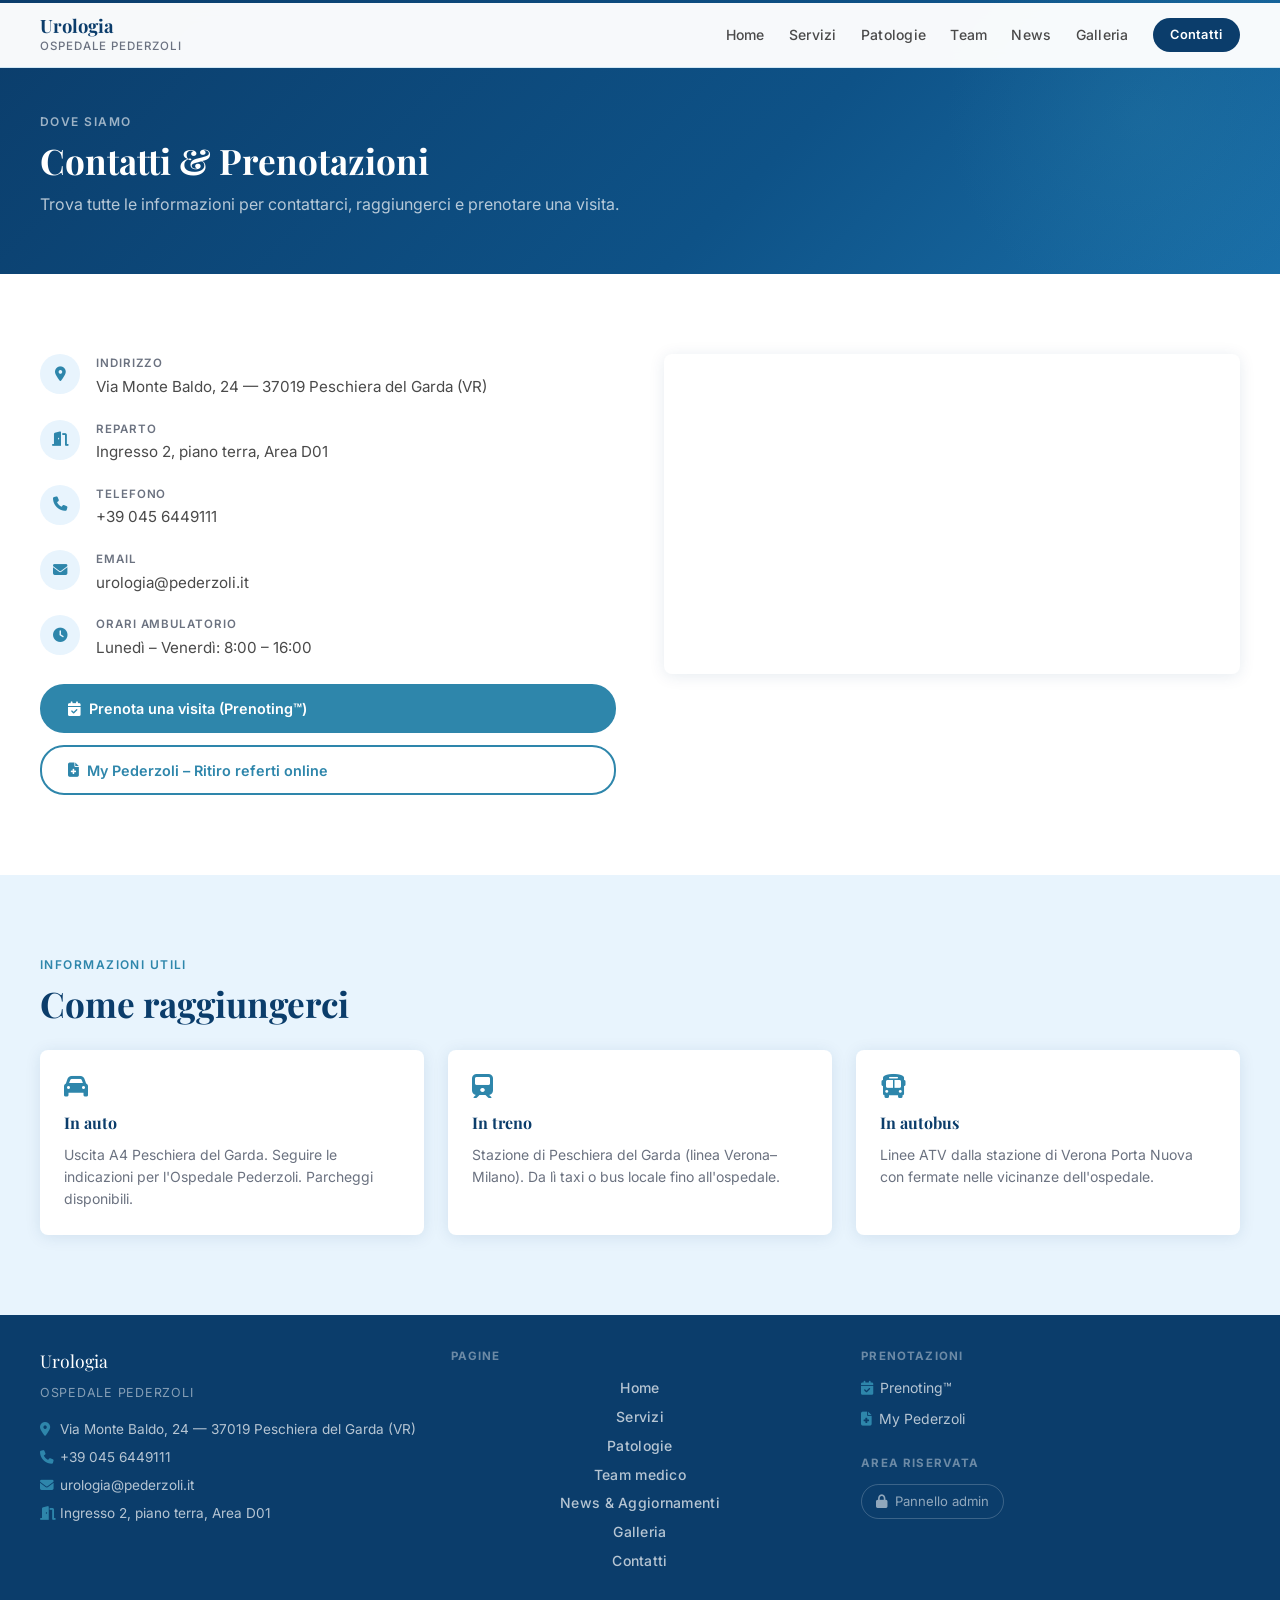
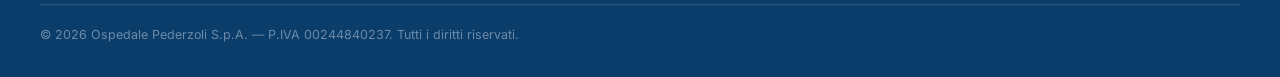
<file: contatti.html>
<!DOCTYPE html>
<html lang="it">
<head>
  <meta charset="UTF-8">
  <meta name="viewport" content="width=device-width, initial-scale=1.0">
  <title>Contatti — Urologia Ospedale Pederzoli</title>
  <meta name="description" content="Contatti, orari e prenotazioni del reparto di Urologia dell'Ospedale Pederzoli di Peschiera del Garda.">
  <meta property="og:type" content="website">
  <meta property="og:title" content="Contatti — Urologia Ospedale Pederzoli">
  <meta property="og:description" content="Orari, indirizzo, telefono e prenotazioni del reparto di Urologia dell'Ospedale Pederzoli di Peschiera del Garda.">
  <meta property="og:locale" content="it_IT">
  <link rel="icon" type="image/svg+xml" href="favicon.svg">
  <link rel="preconnect" href="https://fonts.googleapis.com">
  <link rel="preconnect" href="https://fonts.gstatic.com" crossorigin>
  <link href="https://fonts.googleapis.com/css2?family=Playfair+Display:ital,wght@0,400;0,600;0,700;1,400&family=Inter:wght@300;400;500;600;700&display=swap" rel="stylesheet">
  <link rel="stylesheet" href="https://cdnjs.cloudflare.com/ajax/libs/font-awesome/6.4.2/css/all.min.css">
  <link rel="stylesheet" href="css/style.css">
</head>
<body data-page="contatti">

  <!-- INTESTAZIONE PAGINA -->
  <div class="page-hero">
    <div class="container">
      <p class="sec-label">Dove siamo</p>
      <h1 class="sec-title">Contatti &amp; Prenotazioni</h1>
      <p class="sec-sub">Trova tutte le informazioni per contattarci, raggiungerci e prenotare una visita.</p>
    </div>
  </div>

  <!-- CONTATTI -->
  <section>
    <div class="container">
      <div class="contacts-grid">
        <div>
          <div class="ci">
            <div class="ci-icon"><i class="fas fa-map-marker-alt" aria-hidden="true"></i></div>
            <div><div class="ci-lbl">Indirizzo</div><div class="ci-val" id="c-address">Via Monte Baldo, 24 — 37019 Peschiera del Garda (VR)</div></div>
          </div>
          <div class="ci">
            <div class="ci-icon"><i class="fas fa-door-open" aria-hidden="true"></i></div>
            <div><div class="ci-lbl">Reparto</div><div class="ci-val">Ingresso 2, piano terra, Area D01</div></div>
          </div>
          <div class="ci">
            <div class="ci-icon"><i class="fas fa-phone" aria-hidden="true"></i></div>
            <div><div class="ci-lbl">Telefono</div><div class="ci-val" id="c-phone">+39 045 6449111</div></div>
          </div>
          <div class="ci">
            <div class="ci-icon"><i class="fas fa-envelope" aria-hidden="true"></i></div>
            <div><div class="ci-lbl">Email</div><div class="ci-val" id="c-email">urologia@pederzoli.it</div></div>
          </div>
          <div class="ci">
            <div class="ci-icon"><i class="fas fa-clock" aria-hidden="true"></i></div>
            <div><div class="ci-lbl">Orari ambulatorio</div><div class="ci-val" id="c-hours">Lunedì – Venerdì: 8:00 – 16:00</div></div>
          </div>
          <div class="cta-links">
            <a id="prenoting-link" href="https://portalepaziente.ospedalepederzoli.it/home.php?virtualSites[]=0" target="_blank" rel="noopener noreferrer" class="btn btn-primary">
              <i class="fas fa-calendar-check" aria-hidden="true"></i> Prenota una visita (Prenoting™)
            </a>
            <a id="mypederzoli-link" href="https://www.ospedalepederzoli.it/mypederzoli/" target="_blank" rel="noopener noreferrer" class="btn btn-outline">
              <i class="fas fa-file-medical" aria-hidden="true"></i> My Pederzoli – Ritiro referti online
            </a>
          </div>
        </div>
        <div>
          <div class="map-wrap">
            <iframe
              src="https://maps.google.com/maps?q=Ospedale+Pederzoli,+Via+Monte+Baldo+24,+Peschiera+del+Garda&output=embed"
              title="Mappa Ospedale Pederzoli"
              loading="lazy"
              allowfullscreen
              referrerpolicy="no-referrer-when-downgrade">
            </iframe>
          </div>
        </div>
      </div>
    </div>
  </section>

  <!-- COME RAGGIUNGERCI -->
  <section class="bg-light">
    <div class="container">
      <p class="sec-label">Informazioni utili</p>
      <h2 class="sec-title">Come raggiungerci</h2>
      <div style="display:grid;grid-template-columns:repeat(auto-fit,minmax(220px,1fr));gap:1.5rem;margin-top:1.5rem">
        <div style="background:var(--white);border-radius:var(--radius);box-shadow:var(--shadow);padding:1.5rem">
          <i class="fas fa-car" style="font-size:1.5rem;color:var(--accent);margin-bottom:.75rem;display:block"></i>
          <h3 style="font-family:var(--font-title);color:var(--blue-deep);margin-bottom:.5rem;font-size:1rem">In auto</h3>
          <p style="font-size:.875rem;color:var(--text-light);line-height:1.6">Uscita A4 Peschiera del Garda. Seguire le indicazioni per l'Ospedale Pederzoli. Parcheggi disponibili.</p>
        </div>
        <div style="background:var(--white);border-radius:var(--radius);box-shadow:var(--shadow);padding:1.5rem">
          <i class="fas fa-train" style="font-size:1.5rem;color:var(--accent);margin-bottom:.75rem;display:block"></i>
          <h3 style="font-family:var(--font-title);color:var(--blue-deep);margin-bottom:.5rem;font-size:1rem">In treno</h3>
          <p style="font-size:.875rem;color:var(--text-light);line-height:1.6">Stazione di Peschiera del Garda (linea Verona–Milano). Da lì taxi o bus locale fino all'ospedale.</p>
        </div>
        <div style="background:var(--white);border-radius:var(--radius);box-shadow:var(--shadow);padding:1.5rem">
          <i class="fas fa-bus" style="font-size:1.5rem;color:var(--accent);margin-bottom:.75rem;display:block"></i>
          <h3 style="font-family:var(--font-title);color:var(--blue-deep);margin-bottom:.5rem;font-size:1rem">In autobus</h3>
          <p style="font-size:.875rem;color:var(--text-light);line-height:1.6">Linee ATV dalla stazione di Verona Porta Nuova con fermate nelle vicinanze dell'ospedale.</p>
        </div>
      </div>
    </div>
  </section>

  <script src="js/app.js"></script>
  <script>
    initPage('contatti');
  </script>
</body>
</html>
</file>
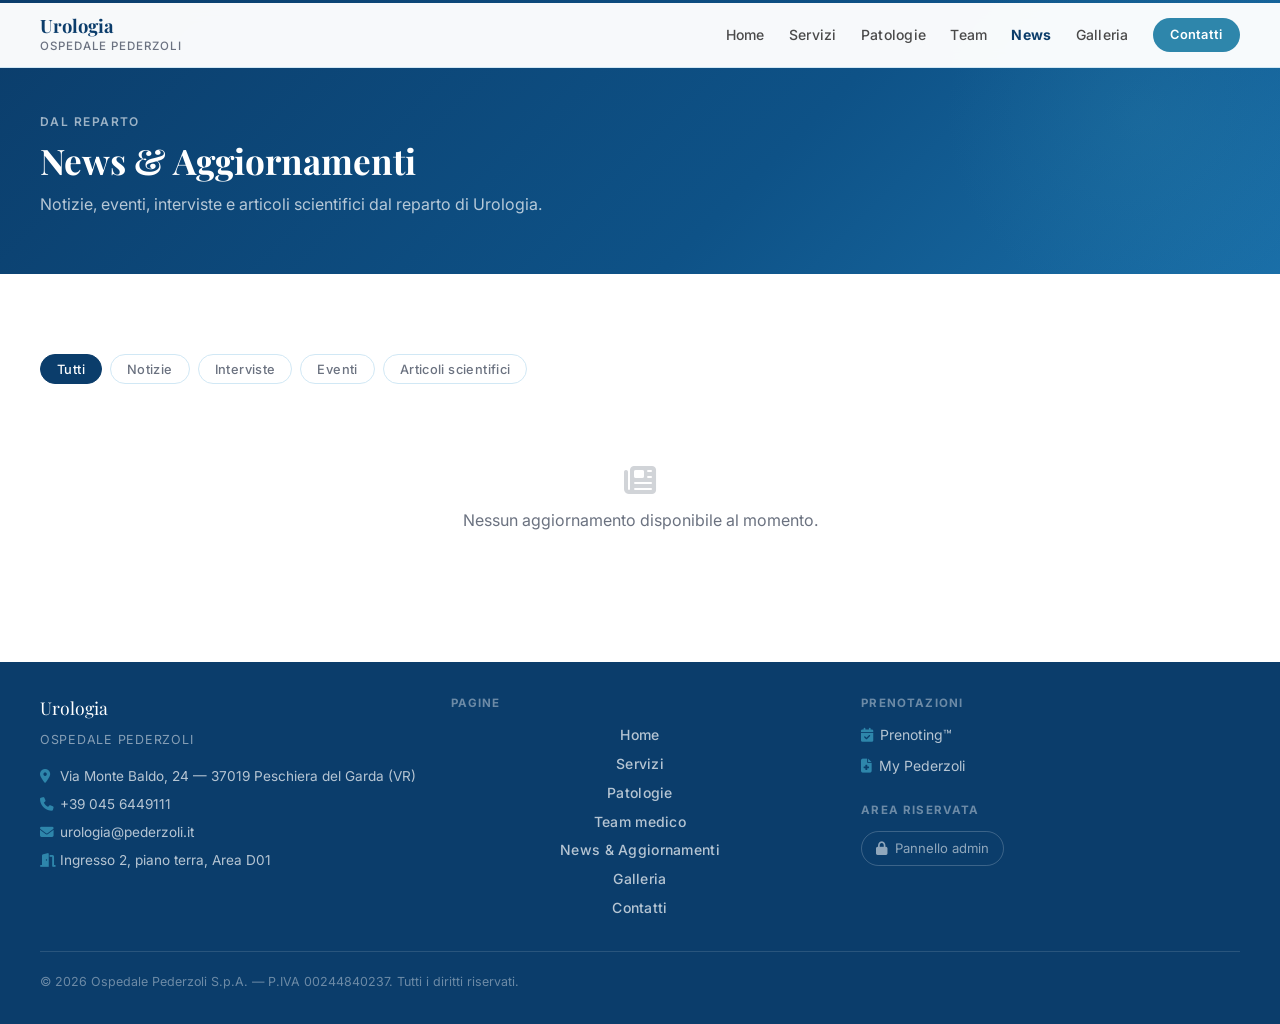
<file: news.html>
<!DOCTYPE html>
<html lang="it">
<head>
  <meta charset="UTF-8">
  <meta name="viewport" content="width=device-width, initial-scale=1.0">
  <title>News & Aggiornamenti — Urologia Ospedale Pederzoli</title>
  <meta name="description" content="Notizie, eventi, interviste e articoli scientifici dal reparto di Urologia dell'Ospedale Pederzoli.">
  <meta property="og:type" content="website">
  <meta property="og:title" content="News & Aggiornamenti — Urologia Ospedale Pederzoli">
  <meta property="og:description" content="Notizie, eventi, interviste e articoli scientifici dal reparto di Urologia dell'Ospedale Pederzoli.">
  <meta property="og:locale" content="it_IT">
  <link rel="icon" type="image/svg+xml" href="favicon.svg">
  <link rel="preconnect" href="https://fonts.googleapis.com">
  <link rel="preconnect" href="https://fonts.gstatic.com" crossorigin>
  <link href="https://fonts.googleapis.com/css2?family=Playfair+Display:ital,wght@0,400;0,600;0,700;1,400&family=Inter:wght@300;400;500;600;700&display=swap" rel="stylesheet">
  <link rel="stylesheet" href="https://cdnjs.cloudflare.com/ajax/libs/font-awesome/6.4.2/css/all.min.css">
  <link rel="stylesheet" href="css/style.css">
</head>
<body data-page="news">

  <!-- INTESTAZIONE PAGINA -->
  <div class="page-hero">
    <div class="container">
      <p class="sec-label">Dal reparto</p>
      <h1 class="sec-title">News &amp; Aggiornamenti</h1>
      <p class="sec-sub">Notizie, eventi, interviste e articoli scientifici dal reparto di Urologia.</p>
    </div>
  </div>

  <!-- FEED -->
  <section>
    <div class="container">
      <div class="filters" role="group" aria-label="Filtra per categoria">
        <button class="fbtn active" data-f="all"                  aria-pressed="true">Tutti</button>
        <button class="fbtn"        data-f="Notizia"              aria-pressed="false">Notizie</button>
        <button class="fbtn"        data-f="Intervista"           aria-pressed="false">Interviste</button>
        <button class="fbtn"        data-f="Evento"               aria-pressed="false">Eventi</button>
        <button class="fbtn"        data-f="Articolo scientifico" aria-pressed="false">Articoli scientifici</button>
      </div>
      <div class="posts-grid" id="posts-grid"></div>
    </div>
  </section>

  <script src="js/app.js"></script>
  <script>
    initPage('news');
    renderPosts();
    setupPostFilters();
  </script>
</body>
</html>
</file>
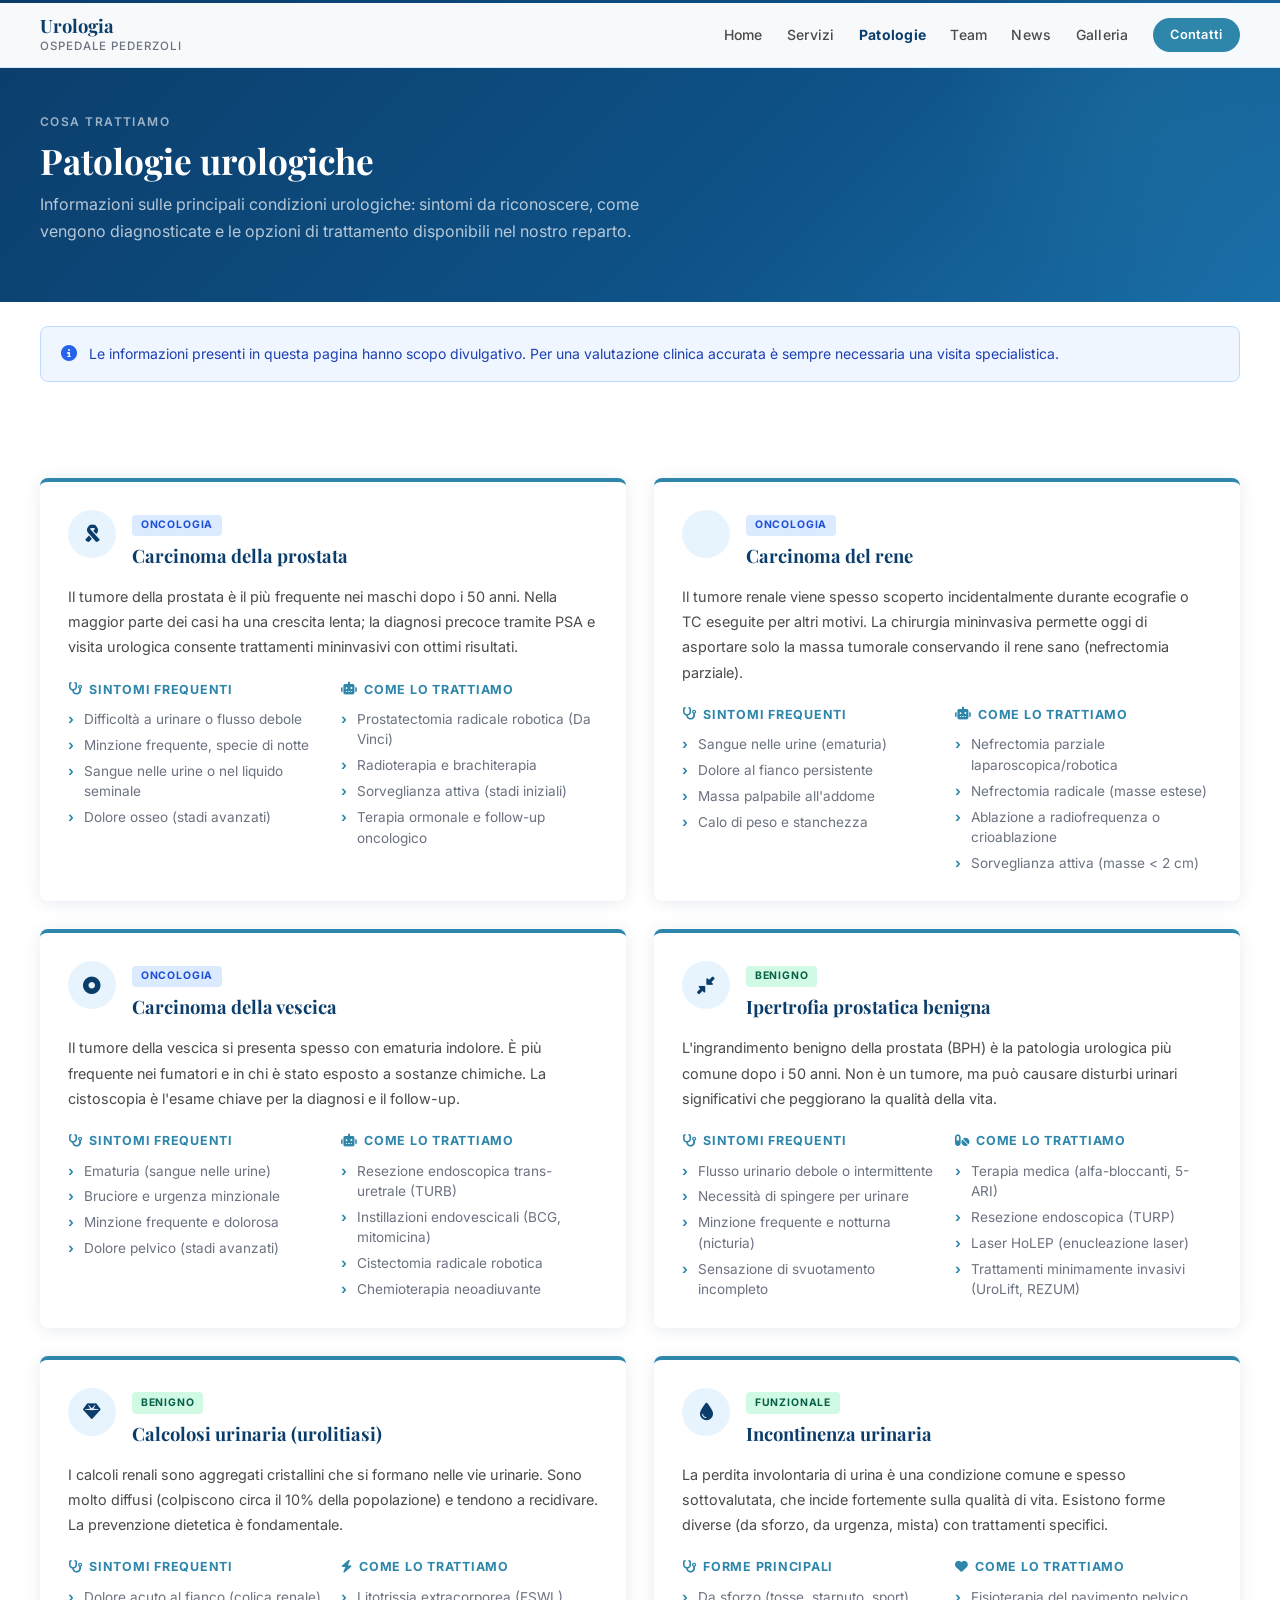
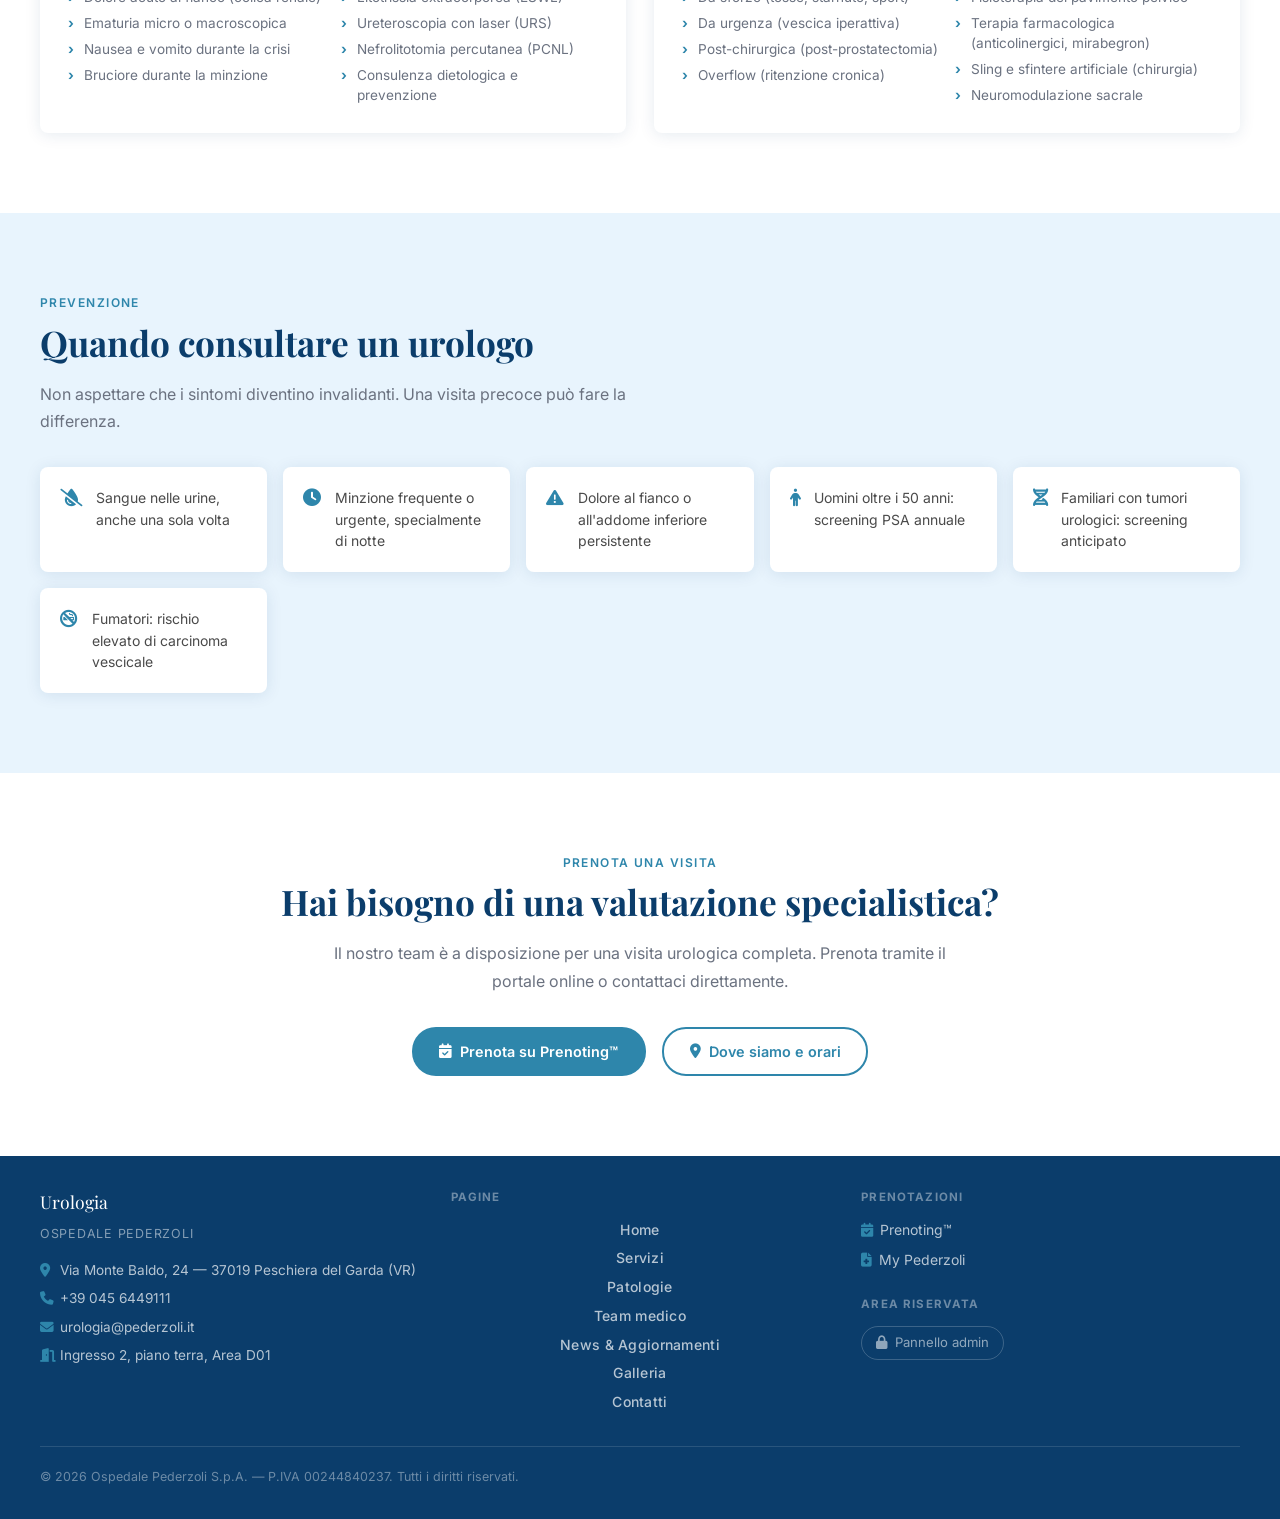
<file: patologie.html>
<!DOCTYPE html>
<html lang="it">
<head>
  <meta charset="UTF-8">
  <meta name="viewport" content="width=device-width, initial-scale=1.0">
  <title>Patologie Urologiche — Urologia Ospedale Pederzoli</title>
  <meta name="description" content="Le principali patologie urologiche trattate al Pederzoli: carcinoma della prostata, del rene, della vescica, ipertrofia prostatica, calcolosi e incontinenza.">
  <meta property="og:type" content="website">
  <meta property="og:title" content="Patologie Urologiche — Urologia Ospedale Pederzoli">
  <meta property="og:description" content="Scopri le patologie urologiche trattate dal nostro reparto: sintomi, diagnosi e approcci terapeutici.">
  <meta property="og:locale" content="it_IT">
  <link rel="icon" type="image/svg+xml" href="favicon.svg">
  <link rel="preconnect" href="https://fonts.googleapis.com">
  <link rel="preconnect" href="https://fonts.gstatic.com" crossorigin>
  <link href="https://fonts.googleapis.com/css2?family=Playfair+Display:ital,wght@0,400;0,600;0,700;1,400&family=Inter:wght@300;400;500;600;700&display=swap" rel="stylesheet">
  <link rel="stylesheet" href="https://cdnjs.cloudflare.com/ajax/libs/font-awesome/6.4.2/css/all.min.css">
  <link rel="stylesheet" href="css/style.css">
</head>
<body data-page="patologie">

  <!-- INTESTAZIONE PAGINA -->
  <div class="page-hero">
    <div class="container">
      <p class="sec-label">Cosa trattiamo</p>
      <h1 class="sec-title">Patologie urologiche</h1>
      <p class="sec-sub">Informazioni sulle principali condizioni urologiche: sintomi da riconoscere, come vengono diagnosticate e le opzioni di trattamento disponibili nel nostro reparto.</p>
    </div>
  </div>

  <!-- AVVISO DISCLAIMER -->
  <section style="padding:1.5rem 1.5rem 0">
    <div class="container">
      <div style="background:#EFF6FF;border:1px solid #BFDBFE;border-radius:var(--radius);padding:1rem 1.25rem;display:flex;gap:.75rem;align-items:flex-start">
        <i class="fas fa-info-circle" style="color:#2563EB;margin-top:.15rem;flex-shrink:0"></i>
        <p style="font-size:.875rem;color:#1E40AF;line-height:1.6">Le informazioni presenti in questa pagina hanno scopo divulgativo. Per una valutazione clinica accurata è sempre necessaria una visita specialistica.</p>
      </div>
    </div>
  </section>

  <!-- PATOLOGIE GRID -->
  <section>
    <div class="container">
      <div class="path-grid">

        <!-- Carcinoma della prostata -->
        <article class="path-card" id="prostata">
          <div class="path-head">
            <div class="path-icon"><i class="fas fa-ribbon" aria-hidden="true"></i></div>
            <div>
              <span class="path-badge">Oncologia</span>
              <h2>Carcinoma della prostata</h2>
            </div>
          </div>
          <p class="path-desc">Il tumore della prostata è il più frequente nei maschi dopo i 50 anni. Nella maggior parte dei casi ha una crescita lenta; la diagnosi precoce tramite PSA e visita urologica consente trattamenti mininvasivi con ottimi risultati.</p>
          <div class="path-cols">
            <div>
              <h3><i class="fas fa-stethoscope" aria-hidden="true"></i> Sintomi frequenti</h3>
              <ul>
                <li>Difficoltà a urinare o flusso debole</li>
                <li>Minzione frequente, specie di notte</li>
                <li>Sangue nelle urine o nel liquido seminale</li>
                <li>Dolore osseo (stadi avanzati)</li>
              </ul>
            </div>
            <div>
              <h3><i class="fas fa-robot" aria-hidden="true"></i> Come lo trattiamo</h3>
              <ul>
                <li>Prostatectomia radicale robotica (Da Vinci)</li>
                <li>Radioterapia e brachiterapia</li>
                <li>Sorveglianza attiva (stadi iniziali)</li>
                <li>Terapia ormonale e follow-up oncologico</li>
              </ul>
            </div>
          </div>
        </article>

        <!-- Carcinoma del rene -->
        <article class="path-card" id="rene">
          <div class="path-head">
            <div class="path-icon"><i class="fas fa-kidneys" aria-hidden="true"></i></div>
            <div>
              <span class="path-badge">Oncologia</span>
              <h2>Carcinoma del rene</h2>
            </div>
          </div>
          <p class="path-desc">Il tumore renale viene spesso scoperto incidentalmente durante ecografie o TC eseguite per altri motivi. La chirurgia mininvasiva permette oggi di asportare solo la massa tumorale conservando il rene sano (nefrectomia parziale).</p>
          <div class="path-cols">
            <div>
              <h3><i class="fas fa-stethoscope" aria-hidden="true"></i> Sintomi frequenti</h3>
              <ul>
                <li>Sangue nelle urine (ematuria)</li>
                <li>Dolore al fianco persistente</li>
                <li>Massa palpabile all'addome</li>
                <li>Calo di peso e stanchezza</li>
              </ul>
            </div>
            <div>
              <h3><i class="fas fa-robot" aria-hidden="true"></i> Come lo trattiamo</h3>
              <ul>
                <li>Nefrectomia parziale laparoscopica/robotica</li>
                <li>Nefrectomia radicale (masse estese)</li>
                <li>Ablazione a radiofrequenza o crioablazione</li>
                <li>Sorveglianza attiva (masse &lt; 2 cm)</li>
              </ul>
            </div>
          </div>
        </article>

        <!-- Carcinoma della vescica -->
        <article class="path-card" id="vescica">
          <div class="path-head">
            <div class="path-icon"><i class="fas fa-circle-dot" aria-hidden="true"></i></div>
            <div>
              <span class="path-badge">Oncologia</span>
              <h2>Carcinoma della vescica</h2>
            </div>
          </div>
          <p class="path-desc">Il tumore della vescica si presenta spesso con ematuria indolore. È più frequente nei fumatori e in chi è stato esposto a sostanze chimiche. La cistoscopia è l'esame chiave per la diagnosi e il follow-up.</p>
          <div class="path-cols">
            <div>
              <h3><i class="fas fa-stethoscope" aria-hidden="true"></i> Sintomi frequenti</h3>
              <ul>
                <li>Ematuria (sangue nelle urine)</li>
                <li>Bruciore e urgenza minzionale</li>
                <li>Minzione frequente e dolorosa</li>
                <li>Dolore pelvico (stadi avanzati)</li>
              </ul>
            </div>
            <div>
              <h3><i class="fas fa-robot" aria-hidden="true"></i> Come lo trattiamo</h3>
              <ul>
                <li>Resezione endoscopica trans-uretrale (TURB)</li>
                <li>Instillazioni endovescicali (BCG, mitomicina)</li>
                <li>Cistectomia radicale robotica</li>
                <li>Chemioterapia neoadiuvante</li>
              </ul>
            </div>
          </div>
        </article>

        <!-- Ipertrofia prostatica benigna -->
        <article class="path-card" id="bph">
          <div class="path-head">
            <div class="path-icon"><i class="fas fa-compress-alt" aria-hidden="true"></i></div>
            <div>
              <span class="path-badge path-badge-b">Benigno</span>
              <h2>Ipertrofia prostatica benigna</h2>
            </div>
          </div>
          <p class="path-desc">L'ingrandimento benigno della prostata (BPH) è la patologia urologica più comune dopo i 50 anni. Non è un tumore, ma può causare disturbi urinari significativi che peggiorano la qualità della vita.</p>
          <div class="path-cols">
            <div>
              <h3><i class="fas fa-stethoscope" aria-hidden="true"></i> Sintomi frequenti</h3>
              <ul>
                <li>Flusso urinario debole o intermittente</li>
                <li>Necessità di spingere per urinare</li>
                <li>Minzione frequente e notturna (nicturia)</li>
                <li>Sensazione di svuotamento incompleto</li>
              </ul>
            </div>
            <div>
              <h3><i class="fas fa-pills" aria-hidden="true"></i> Come lo trattiamo</h3>
              <ul>
                <li>Terapia medica (alfa-bloccanti, 5-ARI)</li>
                <li>Resezione endoscopica (TURP)</li>
                <li>Laser HoLEP (enucleazione laser)</li>
                <li>Trattamenti minimamente invasivi (UroLift, REZUM)</li>
              </ul>
            </div>
          </div>
        </article>

        <!-- Calcolosi urinaria -->
        <article class="path-card" id="calcolosi">
          <div class="path-head">
            <div class="path-icon"><i class="fas fa-gem" aria-hidden="true"></i></div>
            <div>
              <span class="path-badge path-badge-b">Benigno</span>
              <h2>Calcolosi urinaria (urolitiasi)</h2>
            </div>
          </div>
          <p class="path-desc">I calcoli renali sono aggregati cristallini che si formano nelle vie urinarie. Sono molto diffusi (colpiscono circa il 10% della popolazione) e tendono a recidivare. La prevenzione dietetica è fondamentale.</p>
          <div class="path-cols">
            <div>
              <h3><i class="fas fa-stethoscope" aria-hidden="true"></i> Sintomi frequenti</h3>
              <ul>
                <li>Dolore acuto al fianco (colica renale)</li>
                <li>Ematuria micro o macroscopica</li>
                <li>Nausea e vomito durante la crisi</li>
                <li>Bruciore durante la minzione</li>
              </ul>
            </div>
            <div>
              <h3><i class="fas fa-bolt" aria-hidden="true"></i> Come lo trattiamo</h3>
              <ul>
                <li>Litotrissia extracorporea (ESWL)</li>
                <li>Ureteroscopia con laser (URS)</li>
                <li>Nefrolitotomia percutanea (PCNL)</li>
                <li>Consulenza dietologica e prevenzione</li>
              </ul>
            </div>
          </div>
        </article>

        <!-- Incontinenza urinaria -->
        <article class="path-card" id="incontinenza">
          <div class="path-head">
            <div class="path-icon"><i class="fas fa-tint" aria-hidden="true"></i></div>
            <div>
              <span class="path-badge path-badge-b">Funzionale</span>
              <h2>Incontinenza urinaria</h2>
            </div>
          </div>
          <p class="path-desc">La perdita involontaria di urina è una condizione comune e spesso sottovalutata, che incide fortemente sulla qualità di vita. Esistono forme diverse (da sforzo, da urgenza, mista) con trattamenti specifici.</p>
          <div class="path-cols">
            <div>
              <h3><i class="fas fa-stethoscope" aria-hidden="true"></i> Forme principali</h3>
              <ul>
                <li>Da sforzo (tosse, starnuto, sport)</li>
                <li>Da urgenza (vescica iperattiva)</li>
                <li>Post-chirurgica (post-prostatectomia)</li>
                <li>Overflow (ritenzione cronica)</li>
              </ul>
            </div>
            <div>
              <h3><i class="fas fa-heart" aria-hidden="true"></i> Come lo trattiamo</h3>
              <ul>
                <li>Fisioterapia del pavimento pelvico</li>
                <li>Terapia farmacologica (anticolinergici, mirabegron)</li>
                <li>Sling e sfintere artificiale (chirurgia)</li>
                <li>Neuromodulazione sacrale</li>
              </ul>
            </div>
          </div>
        </article>

      </div><!-- /path-grid -->
    </div>
  </section>

  <!-- QUANDO CONSULTARE UN UROLOGO -->
  <section class="bg-light">
    <div class="container">
      <p class="sec-label">Prevenzione</p>
      <h2 class="sec-title">Quando consultare un urologo</h2>
      <p class="sec-sub">Non aspettare che i sintomi diventino invalidanti. Una visita precoce può fare la differenza.</p>
      <div class="when-grid">
        <div class="when-card">
          <i class="fas fa-tint-slash" aria-hidden="true"></i>
          <p>Sangue nelle urine, anche una sola volta</p>
        </div>
        <div class="when-card">
          <i class="fas fa-clock" aria-hidden="true"></i>
          <p>Minzione frequente o urgente, specialmente di notte</p>
        </div>
        <div class="when-card">
          <i class="fas fa-exclamation-triangle" aria-hidden="true"></i>
          <p>Dolore al fianco o all'addome inferiore persistente</p>
        </div>
        <div class="when-card">
          <i class="fas fa-male" aria-hidden="true"></i>
          <p>Uomini oltre i 50 anni: screening PSA annuale</p>
        </div>
        <div class="when-card">
          <i class="fas fa-dna" aria-hidden="true"></i>
          <p>Familiari con tumori urologici: screening anticipato</p>
        </div>
        <div class="when-card">
          <i class="fas fa-smoking-ban" aria-hidden="true"></i>
          <p>Fumatori: rischio elevato di carcinoma vescicale</p>
        </div>
      </div>
    </div>
  </section>

  <!-- CTA -->
  <section>
    <div class="container" style="text-align:center">
      <p class="sec-label">Prenota una visita</p>
      <h2 class="sec-title" style="margin-bottom:1rem">Hai bisogno di una valutazione specialistica?</h2>
      <p class="sec-sub" style="margin:0 auto 2rem">Il nostro team è a disposizione per una visita urologica completa. Prenota tramite il portale online o contattaci direttamente.</p>
      <div style="display:flex;flex-wrap:wrap;gap:1rem;justify-content:center">
        <a href="https://portalepaziente.ospedalepederzoli.it/home.php?virtualSites[]=0" target="_blank" rel="noopener noreferrer" class="btn btn-primary">
          <i class="fas fa-calendar-check" aria-hidden="true"></i> Prenota su Prenoting™
        </a>
        <a href="contatti.html" class="btn btn-outline">
          <i class="fas fa-map-marker-alt" aria-hidden="true"></i> Dove siamo e orari
        </a>
      </div>
    </div>
  </section>

  <script src="js/app.js"></script>
  <script>
    initPage('patologie');
  </script>
</body>
</html>
</file>
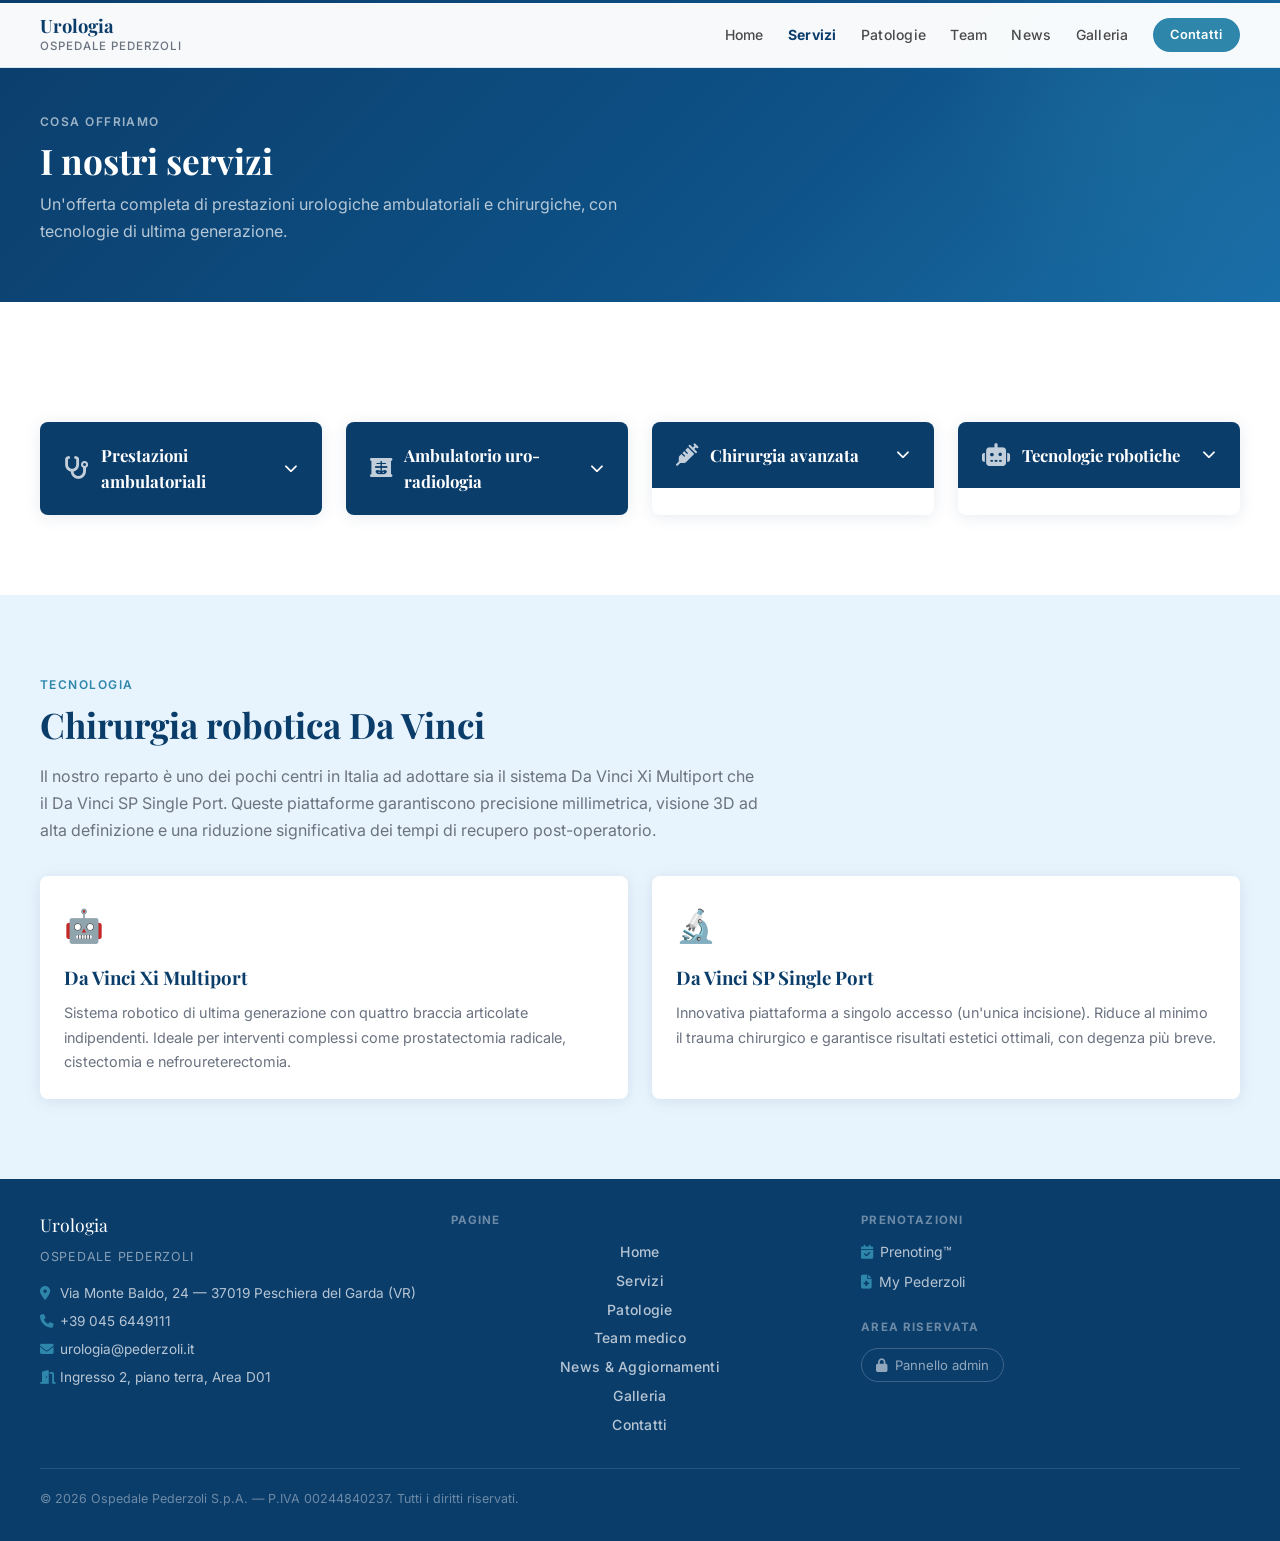
<file: servizi.html>
<!DOCTYPE html>
<html lang="it">
<head>
  <meta charset="UTF-8">
  <meta name="viewport" content="width=device-width, initial-scale=1.0">
  <title>Servizi — Urologia Ospedale Pederzoli</title>
  <meta name="description" content="Servizi del reparto di Urologia: ambulatorio, uro-radiologia, chirurgia avanzata e tecnologie robotiche Da Vinci.">
  <meta property="og:type" content="website">
  <meta property="og:title" content="Servizi — Urologia Ospedale Pederzoli">
  <meta property="og:description" content="Prestazioni ambulatoriali, uro-radiologia, chirurgia avanzata e tecnologie robotiche Da Vinci per la cura delle patologie urologiche.">
  <meta property="og:locale" content="it_IT">
  <link rel="icon" type="image/svg+xml" href="favicon.svg">
  <link rel="preconnect" href="https://fonts.googleapis.com">
  <link rel="preconnect" href="https://fonts.gstatic.com" crossorigin>
  <link href="https://fonts.googleapis.com/css2?family=Playfair+Display:ital,wght@0,400;0,600;0,700;1,400&family=Inter:wght@300;400;500;600;700&display=swap" rel="stylesheet">
  <link rel="stylesheet" href="https://cdnjs.cloudflare.com/ajax/libs/font-awesome/6.4.2/css/all.min.css">
  <link rel="stylesheet" href="css/style.css">
</head>
<body data-page="servizi">

  <!-- INTESTAZIONE PAGINA -->
  <div class="page-hero">
    <div class="container">
      <p class="sec-label">Cosa offriamo</p>
      <h1 class="sec-title">I nostri servizi</h1>
      <p class="sec-sub">Un'offerta completa di prestazioni urologiche ambulatoriali e chirurgiche, con tecnologie di ultima generazione.</p>
    </div>
  </div>

  <!-- SERVIZI -->
  <section>
    <div class="container">
      <div class="svc-grid" id="svc-grid"></div>
    </div>
  </section>

  <!-- SEZIONE ROBOTICA APPROFONDIMENTO -->
  <section class="bg-light">
    <div class="container">
      <p class="sec-label">Tecnologia</p>
      <h2 class="sec-title">Chirurgia robotica Da Vinci</h2>
      <p class="sec-sub" style="max-width:720px">
        Il nostro reparto è uno dei pochi centri in Italia ad adottare sia il sistema Da Vinci Xi Multiport che il Da Vinci SP Single Port.
        Queste piattaforme garantiscono precisione millimetrica, visione 3D ad alta definizione e una riduzione significativa dei tempi di recupero post-operatorio.
      </p>
      <div style="display:grid;grid-template-columns:repeat(auto-fit,minmax(260px,1fr));gap:1.5rem;margin-top:2rem">
        <div style="background:var(--white);border-radius:var(--radius);box-shadow:var(--shadow);padding:1.5rem">
          <div style="font-size:2rem;margin-bottom:.75rem">🤖</div>
          <h3 style="font-family:var(--font-title);color:var(--blue-deep);margin-bottom:.5rem">Da Vinci Xi Multiport</h3>
          <p style="font-size:.9rem;color:var(--text-light);line-height:1.7">Sistema robotico di ultima generazione con quattro braccia articolate indipendenti. Ideale per interventi complessi come prostatectomia radicale, cistectomia e nefroureterectomia.</p>
        </div>
        <div style="background:var(--white);border-radius:var(--radius);box-shadow:var(--shadow);padding:1.5rem">
          <div style="font-size:2rem;margin-bottom:.75rem">🔬</div>
          <h3 style="font-family:var(--font-title);color:var(--blue-deep);margin-bottom:.5rem">Da Vinci SP Single Port</h3>
          <p style="font-size:.9rem;color:var(--text-light);line-height:1.7">Innovativa piattaforma a singolo accesso (un'unica incisione). Riduce al minimo il trauma chirurgico e garantisce risultati estetici ottimali, con degenza più breve.</p>
        </div>
      </div>
    </div>
  </section>

  <script src="js/app.js"></script>
  <script>
    initPage('servizi');
    renderServices();
  </script>
</body>
</html>
</file>
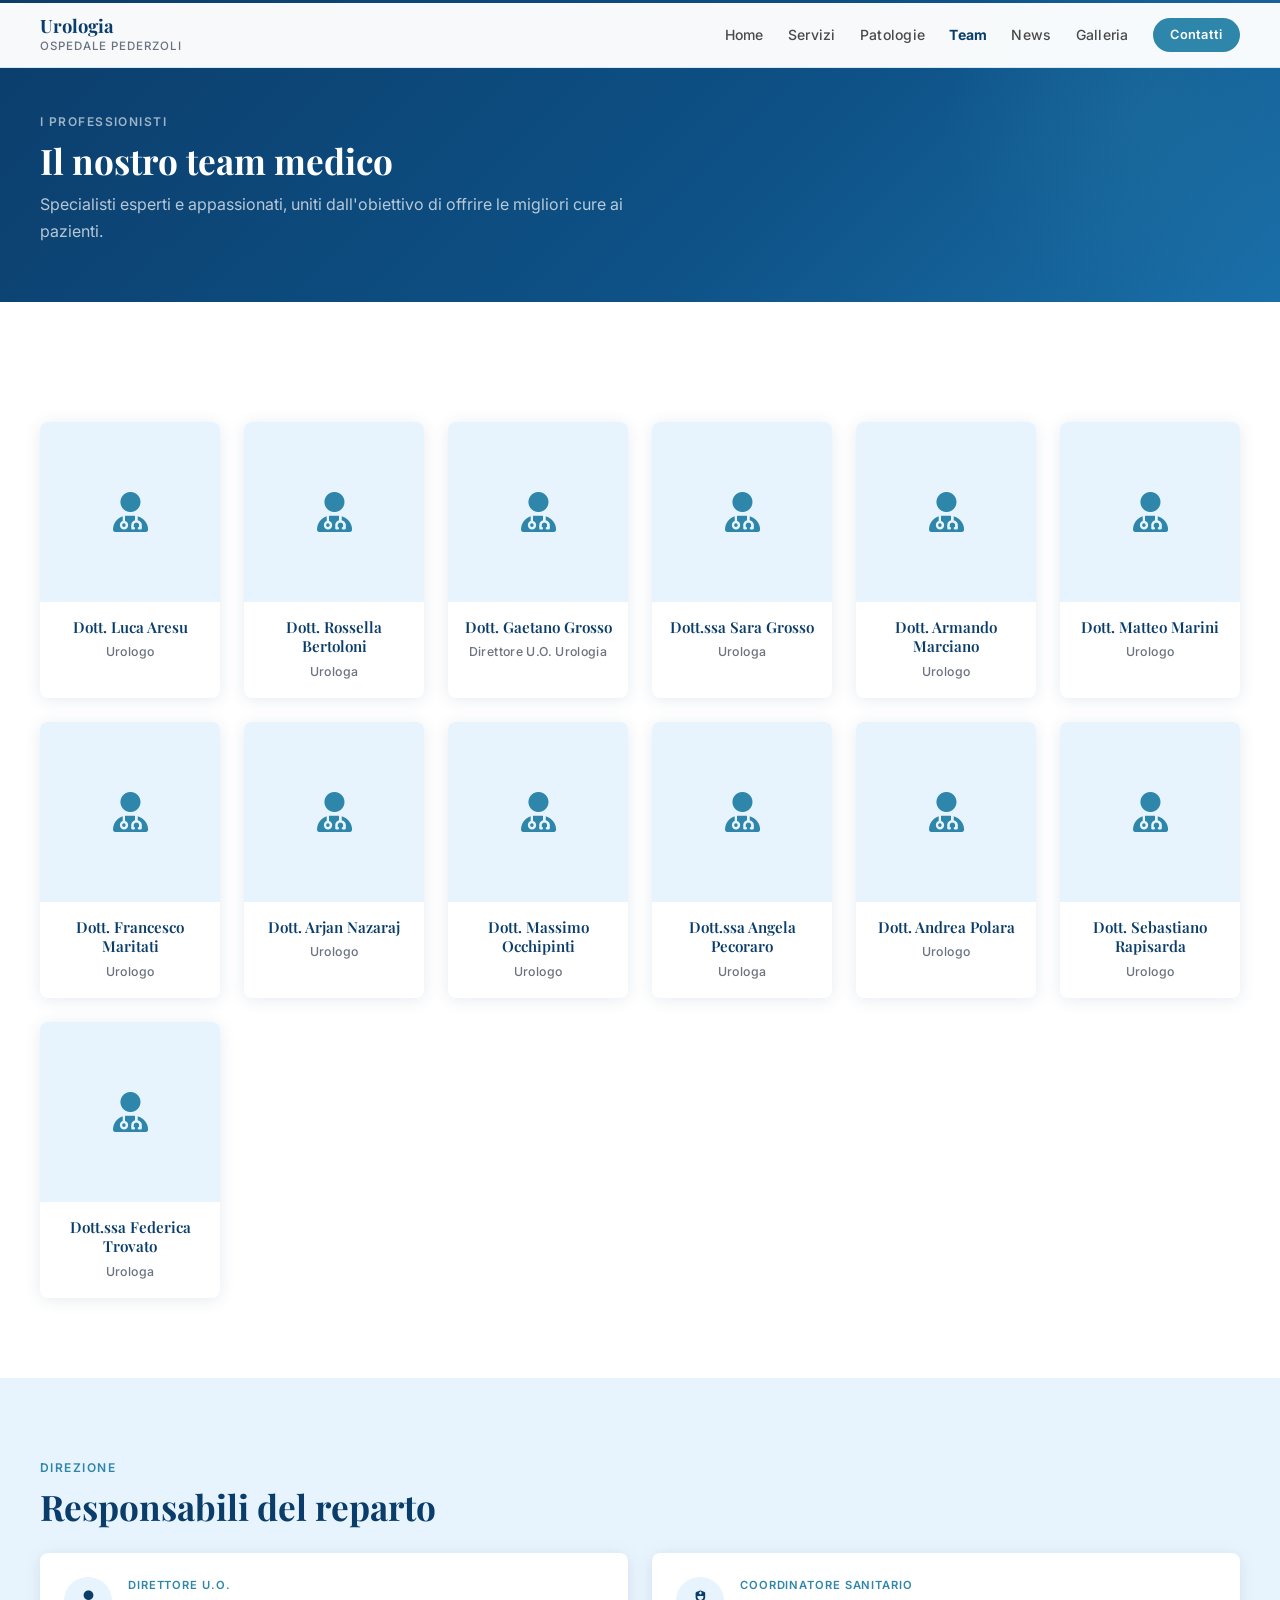
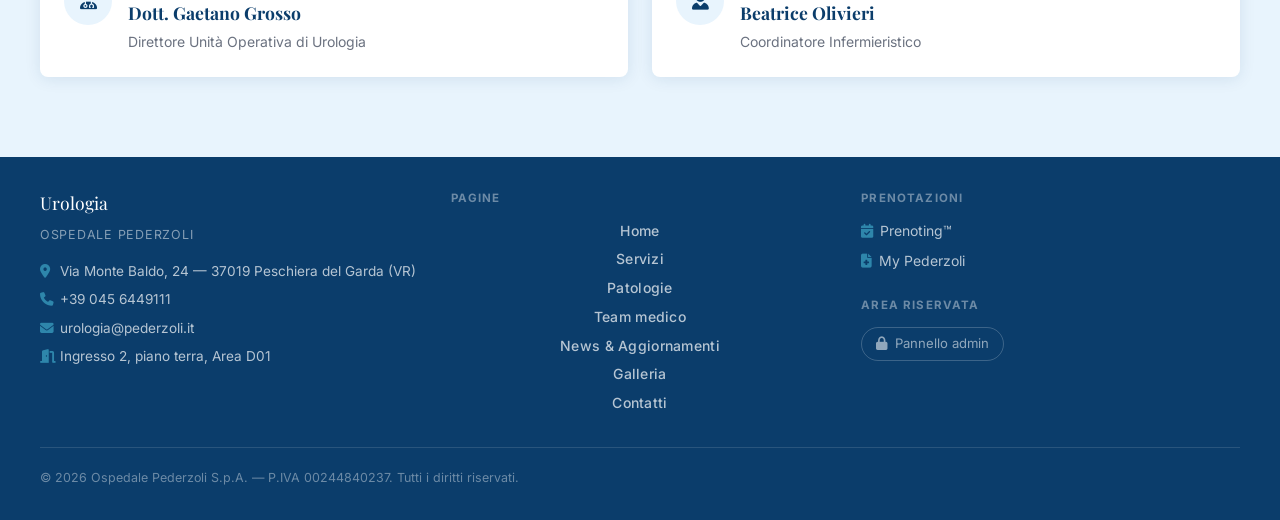
<file: team.html>
<!DOCTYPE html>
<html lang="it">
<head>
  <meta charset="UTF-8">
  <meta name="viewport" content="width=device-width, initial-scale=1.0">
  <title>Team Medico — Urologia Ospedale Pederzoli</title>
  <meta name="description" content="Il team di urologi dell'Ospedale Pederzoli: specialisti esperti in chirurgia robotica, oncologia urologica e chirurgia mininvasiva.">
  <meta property="og:type" content="website">
  <meta property="og:title" content="Team Medico — Urologia Ospedale Pederzoli">
  <meta property="og:description" content="Specialisti esperti in chirurgia robotica, oncologia urologica e chirurgia mininvasiva. Direttore: Dott. Gaetano Grosso.">
  <meta property="og:locale" content="it_IT">
  <link rel="icon" type="image/svg+xml" href="favicon.svg">
  <link rel="preconnect" href="https://fonts.googleapis.com">
  <link rel="preconnect" href="https://fonts.gstatic.com" crossorigin>
  <link href="https://fonts.googleapis.com/css2?family=Playfair+Display:ital,wght@0,400;0,600;0,700;1,400&family=Inter:wght@300;400;500;600;700&display=swap" rel="stylesheet">
  <link rel="stylesheet" href="https://cdnjs.cloudflare.com/ajax/libs/font-awesome/6.4.2/css/all.min.css">
  <link rel="stylesheet" href="css/style.css">
</head>
<body data-page="team">

  <!-- INTESTAZIONE PAGINA -->
  <div class="page-hero">
    <div class="container">
      <p class="sec-label">I professionisti</p>
      <h1 class="sec-title">Il nostro team medico</h1>
      <p class="sec-sub">Specialisti esperti e appassionati, uniti dall'obiettivo di offrire le migliori cure ai pazienti.</p>
    </div>
  </div>

  <!-- TEAM GRID -->
  <section>
    <div class="container">
      <div class="team-grid" id="team-grid"></div>
    </div>
  </section>

  <!-- DIREZIONE -->
  <section class="bg-light">
    <div class="container">
      <p class="sec-label">Direzione</p>
      <h2 class="sec-title">Responsabili del reparto</h2>
      <div style="display:flex;flex-wrap:wrap;gap:1.5rem;margin-top:1.5rem">
        <div style="background:var(--white);border-radius:var(--radius);box-shadow:var(--shadow);padding:1.5rem;display:flex;align-items:flex-start;gap:1rem;flex:1;min-width:260px">
          <div style="width:48px;height:48px;background:var(--blue-light);border-radius:50%;display:flex;align-items:center;justify-content:center;color:var(--blue-deep);font-size:1.2rem;flex-shrink:0">
            <i class="fas fa-user-md" aria-hidden="true"></i>
          </div>
          <div>
            <div style="font-size:.7rem;font-weight:600;letter-spacing:.08em;text-transform:uppercase;color:var(--accent);margin-bottom:.25rem">Direttore U.O.</div>
            <div style="font-family:var(--font-title);font-size:1.1rem;color:var(--blue-deep);font-weight:700">Dott. Gaetano Grosso</div>
            <div style="font-size:.875rem;color:var(--text-light);margin-top:.25rem">Direttore Unità Operativa di Urologia</div>
          </div>
        </div>
        <div style="background:var(--white);border-radius:var(--radius);box-shadow:var(--shadow);padding:1.5rem;display:flex;align-items:flex-start;gap:1rem;flex:1;min-width:260px">
          <div style="width:48px;height:48px;background:var(--blue-light);border-radius:50%;display:flex;align-items:center;justify-content:center;color:var(--blue-deep);font-size:1.2rem;flex-shrink:0">
            <i class="fas fa-user-nurse" aria-hidden="true"></i>
          </div>
          <div>
            <div style="font-size:.7rem;font-weight:600;letter-spacing:.08em;text-transform:uppercase;color:var(--accent);margin-bottom:.25rem">Coordinatore Sanitario</div>
            <div style="font-family:var(--font-title);font-size:1.1rem;color:var(--blue-deep);font-weight:700">Beatrice Olivieri</div>
            <div style="font-size:.875rem;color:var(--text-light);margin-top:.25rem">Coordinatore Infermieristico</div>
          </div>
        </div>
      </div>
    </div>
  </section>

  <script src="js/app.js"></script>
  <script>
    initPage('team');
    renderTeam();
  </script>
</body>
</html>
</file>
<file: css/style.css>
/* =============================================================
   VARIABILI — modifica qui per cambiare palette
   ============================================================= */
:root {
  --white:      #FFFFFF;
  --blue-deep:  #0B3D6B;
  --blue-light: #E8F4FD;
  --accent:     #2E86AB;
  --text:       #4A4A4A;
  --text-light: #6B7280;
  --border:     #D1E8F5;
  --shadow:     0 2px 16px rgba(11,61,107,.10);
  --radius:     8px;
  --max-w:      1200px;
  --font-title: 'Playfair Display', serif;
  --font-body:  'Inter', sans-serif;
  --tr:         .3s ease;
}

/* =============================================================
   RESET & BASE
   ============================================================= */
*, *::before, *::after { box-sizing: border-box; margin: 0; padding: 0; }
html  { scroll-behavior: smooth; }
body  { font-family: var(--font-body); color: var(--text); background: var(--white); line-height: 1.6; }
img   { max-width: 100%; height: auto; display: block; }
a     { color: var(--accent); text-decoration: none; }
a:hover { text-decoration: underline; }
a:focus-visible, button:focus-visible { outline: 2px solid var(--accent); outline-offset: 2px; }

/* =============================================================
   SCROLL PROGRESS
   ============================================================= */
#scroll-bar {
  position: fixed; top: 0; left: 0; height: 3px; width: 0%;
  background: linear-gradient(90deg, var(--blue-deep), var(--accent));
  z-index: 1001; transition: width .1s linear;
}

/* =============================================================
   HEADER
   ============================================================= */
#site-header {
  position: fixed; top: 3px; left: 0; right: 0;
  background: rgba(255,255,255,.97); backdrop-filter: blur(8px);
  border-bottom: 1px solid var(--border); z-index: 990; padding: 0 1.5rem;
}
.hdr-inner {
  max-width: var(--max-w); margin: 0 auto;
  display: flex; align-items: center; justify-content: space-between; height: 64px;
}
.hdr-brand        { display: flex; flex-direction: column; text-decoration: none; }
.hdr-brand:hover  { text-decoration: none; }
.hdr-brand .dept  { font-family: var(--font-title); font-size: 1.15rem; font-weight: 700; color: var(--blue-deep); line-height: 1.2; }
.hdr-brand .hosp  { font-size: .72rem; font-weight: 500; color: var(--text-light); letter-spacing: .08em; text-transform: uppercase; }
nav               { display: flex; gap: 1.5rem; align-items: center; }
nav a             { font-size: .875rem; font-weight: 500; color: var(--text); letter-spacing: .02em; transition: color var(--tr); }
nav a:hover       { color: var(--accent); text-decoration: none; }
nav a.active      { color: var(--blue-deep); font-weight: 700; }
.nav-cta          { background: var(--accent); color: var(--white) !important; padding: .4rem 1.1rem; border-radius: 20px; font-size: .8rem !important; font-weight: 600 !important; }
.nav-cta:hover    { background: var(--blue-deep); }
.nav-cta.active   { background: var(--blue-deep) !important; }
.hamburger        { display: none; background: none; border: none; cursor: pointer; font-size: 1.4rem; color: var(--blue-deep); }
@media (max-width: 768px) {
  .hamburger { display: block; }
  nav { display: none; flex-direction: column; position: absolute; top: 64px; left: 0; right: 0;
        background: var(--white); border-bottom: 1px solid var(--border); padding: 1rem 1.5rem; gap: .75rem; }
  nav.open { display: flex; }
  nav a    { font-size: 1rem; }
}

/* =============================================================
   UTILITIES
   ============================================================= */
.sec-label  { font-size: .75rem; font-weight: 600; letter-spacing: .12em; text-transform: uppercase; color: var(--accent); margin-bottom: .5rem; }
.sec-title  { font-family: var(--font-title); font-size: clamp(1.6rem,3vw,2.2rem); color: var(--blue-deep); line-height: 1.25; margin-bottom: 1rem; }
.sec-sub    { font-size: 1rem; color: var(--text-light); max-width: 640px; line-height: 1.7; }
section     { padding: 5rem 1.5rem; }
.container  { max-width: var(--max-w); margin: 0 auto; }
.bg-light   { background: var(--blue-light); }
.btn        { display: inline-flex; align-items: center; gap: .5rem; padding: .7rem 1.6rem; border-radius: 24px;
              font-family: var(--font-body); font-size: .9rem; font-weight: 600; cursor: pointer;
              transition: all var(--tr); border: 2px solid transparent; text-decoration: none; }
.btn-primary { background: var(--accent); color: var(--white); }
.btn-primary:hover { background: var(--blue-deep); text-decoration: none; }
.btn-outline { background: transparent; color: var(--accent); border-color: var(--accent); }
.btn-outline:hover { background: var(--accent); color: var(--white); text-decoration: none; }

/* =============================================================
   PAGE HERO (intestazione pagine interne)
   ============================================================= */
.page-hero {
  padding: calc(64px + 3rem) 1.5rem 3.5rem;
  background: linear-gradient(135deg, var(--blue-deep) 0%, #0e5287 60%, #1a6fa8 100%);
  position: relative; overflow: hidden;
}
.page-hero::before {
  content: ''; position: absolute; top: -30%; right: -5%; width: 400px; height: 400px;
  background: radial-gradient(circle, rgba(46,134,171,.2) 0%, transparent 70%); pointer-events: none;
}
.page-hero .container  { position: relative; z-index: 1; }
.page-hero .sec-label  { color: rgba(255,255,255,.6); }
.page-hero .sec-title  { color: white; margin-bottom: .5rem; }
.page-hero .sec-sub    { color: rgba(255,255,255,.7); max-width: 600px; }

/* =============================================================
   HERO (solo homepage)
   ============================================================= */
#hero {
  padding: calc(64px + 3.5rem) 1.5rem 5rem;
  background: linear-gradient(135deg, var(--blue-deep) 0%, #0e5287 50%, #1a6fa8 100%);
  position: relative; overflow: hidden;
}
#hero::before {
  content: ''; position: absolute; top: -40%; right: -10%; width: 600px; height: 600px;
  background: radial-gradient(circle, rgba(46,134,171,.25) 0%, transparent 70%); pointer-events: none;
}
.hero-in     { max-width: var(--max-w); margin: 0 auto; position: relative; z-index: 1; }
.hero-badge  { display: inline-flex; align-items: center; gap: .5rem;
               background: rgba(255,255,255,.13); color: rgba(255,255,255,.9);
               padding: .35rem .9rem; border-radius: 20px; font-size: .72rem; font-weight: 600;
               letter-spacing: .08em; text-transform: uppercase; margin-bottom: 1.5rem;
               border: 1px solid rgba(255,255,255,.2); }
.hero-title  { font-family: var(--font-title); font-size: clamp(2.5rem,6vw,4rem); color: var(--white); line-height: 1.1; margin-bottom: .75rem; }
.hero-hosp   { font-size: clamp(1rem,2vw,1.2rem); color: rgba(255,255,255,.7); font-weight: 300; letter-spacing: .05em; margin-bottom: 2rem; }
.hero-quote  { background: rgba(255,255,255,.1); border-left: 4px solid rgba(255,255,255,.45);
               padding: 1.25rem 1.5rem; border-radius: 0 var(--radius) var(--radius) 0;
               max-width: 680px; margin-bottom: 2.5rem; }
.hero-quote blockquote { font-family: var(--font-title); font-size: clamp(.95rem,2vw,1.1rem);
                          color: rgba(255,255,255,.95); font-style: italic; line-height: 1.65; margin-bottom: .5rem; }
.hero-quote cite        { font-size: .78rem; color: rgba(255,255,255,.6); font-style: normal; font-weight: 500; letter-spacing: .04em; }
.hero-meta   { display: flex; flex-wrap: wrap; gap: 1.75rem; }
.hm-item     { display: flex; align-items: flex-start; gap: .6rem; }
.hm-item i   { color: var(--accent); font-size: .9rem; margin-top: .15rem; flex-shrink: 0; }
.hm-item .lbl { font-size: .68rem; font-weight: 600; letter-spacing: .08em; text-transform: uppercase; color: rgba(255,255,255,.5); }
.hm-item .val { font-size: .875rem; color: rgba(255,255,255,.9); font-weight: 500; line-height: 1.3; }

/* =============================================================
   CHI SIAMO
   ============================================================= */
#chi-siamo .container { display: grid; grid-template-columns: 1fr 1fr; gap: 4rem; align-items: center; }
@media (max-width: 768px) { #chi-siamo .container { grid-template-columns: 1fr; gap: 2.5rem; } }
.about-text  { font-size: 1rem; line-height: 1.85; color: var(--text); margin-top: 1rem; }
.pillars     { display: flex; flex-direction: column; gap: 1rem; }
.pillar-card { background: var(--white); border: 1px solid var(--border); border-radius: var(--radius);
               padding: 1.25rem 1.5rem; display: flex; align-items: flex-start; gap: 1rem;
               box-shadow: var(--shadow); transition: transform var(--tr), box-shadow var(--tr); }
.pillar-card:hover { transform: translateY(-2px); box-shadow: 0 6px 24px rgba(11,61,107,.15); }
.p-icon      { width: 44px; height: 44px; background: var(--blue-light); border-radius: 50%;
               display: flex; align-items: center; justify-content: center; flex-shrink: 0; color: var(--blue-deep); font-size: 1.1rem; }
.pillar-card h3 { font-family: var(--font-title); font-size: 1.05rem; color: var(--blue-deep); margin-bottom: .25rem; }
.pillar-card p  { font-size: .875rem; color: var(--text-light); line-height: 1.5; }

/* =============================================================
   SERVIZI
   ============================================================= */
.svc-grid { display: grid; grid-template-columns: repeat(auto-fit,minmax(280px,1fr)); gap: 1.5rem; margin-top: 2.5rem; }
.svc-card { background: var(--white); border-radius: var(--radius); box-shadow: var(--shadow); overflow: hidden;
            cursor: pointer; transition: transform var(--tr), box-shadow var(--tr); }
.svc-card:hover { transform: translateY(-3px); box-shadow: 0 8px 28px rgba(11,61,107,.15); }
.svc-head { background: var(--blue-deep); color: var(--white); padding: 1.25rem 1.5rem;
            display: flex; align-items: center; justify-content: space-between; }
.svc-head .si  { font-size: 1.4rem; opacity: .75; }
.svc-head h3   { font-family: var(--font-title); font-size: 1.05rem; flex: 1; margin: 0 .75rem; }
.svc-head .tog { font-size: .85rem; transition: transform var(--tr); }
.svc-card.open .tog  { transform: rotate(180deg); }
.svc-body { max-height: 0; overflow: hidden; transition: max-height .4s ease, padding .3s; padding: 0 1.5rem; }
.svc-card.open .svc-body { max-height: 420px; padding: 1.25rem 1.5rem; }
.svc-body p  { font-size: .9rem; color: var(--text); line-height: 1.7; }
.svc-body ul { margin-top: .75rem; padding-left: 1.25rem; }
.svc-body ul li { font-size: .875rem; color: var(--text-light); margin-bottom: .3rem; }

/* =============================================================
   TEAM
   ============================================================= */
.team-grid { display: grid; grid-template-columns: repeat(auto-fill,minmax(170px,1fr)); gap: 1.5rem; margin-top: 2.5rem; }
.team-card { background: var(--white); border-radius: var(--radius); box-shadow: var(--shadow); overflow: hidden;
             text-align: center; transition: transform var(--tr), box-shadow var(--tr); }
.team-card:hover { transform: translateY(-4px); box-shadow: 0 10px 32px rgba(11,61,107,.15); }
.tc-photo        { width: 100%; aspect-ratio: 1; background: var(--blue-light); overflow: hidden; }
.tc-photo img    { width: 100%; height: 100%; object-fit: cover; }
.tc-placeholder  { width: 100%; height: 100%; display: flex; align-items: center; justify-content: center; color: var(--accent); font-size: 2.5rem; }
.tc-info  { padding: 1rem; }
.tc-name  { font-family: var(--font-title); font-size: .95rem; color: var(--blue-deep); font-weight: 600; line-height: 1.3; }
.tc-role  { font-size: .77rem; color: var(--text-light); margin-top: .3rem; font-weight: 500; letter-spacing: .03em; }

/* =============================================================
   FEED / NEWS
   ============================================================= */
.filters  { display: flex; flex-wrap: wrap; gap: .5rem; margin-bottom: 2rem; }
.fbtn     { padding: .4rem 1rem; border: 1.5px solid var(--border); border-radius: 20px;
            background: var(--white); color: var(--text-light); font-family: var(--font-body);
            font-size: .8rem; font-weight: 500; cursor: pointer; transition: all var(--tr); letter-spacing: .03em; }
.fbtn:hover, .fbtn.active { background: var(--blue-deep); color: var(--white); border-color: var(--blue-deep); }
.posts-grid  { display: grid; grid-template-columns: repeat(auto-fill,minmax(300px,1fr)); gap: 1.5rem; }
.post-card   { background: var(--white); border-radius: var(--radius); box-shadow: var(--shadow); overflow: hidden;
               display: flex; flex-direction: column; transition: transform var(--tr), box-shadow var(--tr); }
.post-card:hover { transform: translateY(-3px); box-shadow: 0 8px 28px rgba(11,61,107,.15); }
.post-img    { width: 100%; height: 180px; object-fit: cover; }
.post-vid    { width: 100%; aspect-ratio: 16/9; }
.post-vid iframe { width: 100%; height: 100%; border: none; display: block; }
.post-body   { padding: 1.25rem; flex: 1; display: flex; flex-direction: column; }
.post-meta   { display: flex; align-items: center; justify-content: space-between; margin-bottom: .75rem; }
.ptag        { font-size: .7rem; font-weight: 600; letter-spacing: .08em; text-transform: uppercase; padding: .2rem .6rem; border-radius: 4px; }
.tag-n { background: #dbeafe; color: #1d4ed8; }
.tag-i { background: #d1fae5; color: #065f46; }
.tag-e { background: #fef3c7; color: #92400e; }
.tag-a { background: #f3e8ff; color: #6b21a8; }
.pdate       { font-size: .75rem; color: var(--text-light); }
.post-card h3 { font-family: var(--font-title); font-size: 1.05rem; color: var(--blue-deep); margin-bottom: .5rem; line-height: 1.35; }
.post-card p  { font-size: .875rem; color: var(--text-light); line-height: 1.6; flex: 1; }
.no-posts     { text-align: center; color: var(--text-light); padding: 3rem; font-size: 1rem; grid-column: 1/-1; }

/* =============================================================
   GALLERIA
   ============================================================= */
.gal-grid  { columns: 3 260px; column-gap: 1rem; margin-top: 2rem; }
.gal-item  { break-inside: avoid; margin-bottom: 1rem; position: relative; border-radius: var(--radius); overflow: hidden; cursor: pointer; }
.gal-item img  { width: 100%; display: block; transition: transform .4s ease; }
.gal-item:hover img { transform: scale(1.04); }
.gal-overlay   { position: absolute; inset: 0; background: rgba(11,61,107,.45); opacity: 0;
                 transition: opacity var(--tr); display: flex; align-items: center; justify-content: center; color: white; font-size: 1.75rem; }
.gal-item:hover .gal-overlay { opacity: 1; }
.gal-vid       { break-inside: avoid; margin-bottom: 1rem; border-radius: var(--radius); overflow: hidden; box-shadow: var(--shadow); }
.gal-vid-title { background: var(--blue-deep); color: white; padding: .6rem .9rem; font-size: .82rem; font-weight: 500; }
.gal-vid iframe { width: 100%; aspect-ratio: 16/9; display: block; border: none; }
.gal-empty     { text-align: center; color: var(--text-light); padding: 3rem; }
/* lightbox */
#lightbox     { display: none; position: fixed; inset: 0; background: rgba(0,0,0,.92); z-index: 2000;
                align-items: center; justify-content: center; }
#lightbox.open { display: flex; }
#lightbox img  { max-width: 90vw; max-height: 90vh; object-fit: contain; border-radius: var(--radius); }
#lb-close      { position: absolute; top: 1.5rem; right: 1.5rem; background: none; border: none;
                 color: white; font-size: 2rem; cursor: pointer; line-height: 1; }

/* =============================================================
   CONTATTI
   ============================================================= */
.contacts-grid { display: grid; grid-template-columns: 1fr 1fr; gap: 3rem; align-items: start; }
@media (max-width: 768px) { .contacts-grid { grid-template-columns: 1fr; } }
.ci      { display: flex; align-items: flex-start; gap: 1rem; margin-bottom: 1.25rem; }
.ci-icon { width: 40px; height: 40px; background: var(--blue-light); border-radius: 50%;
           display: flex; align-items: center; justify-content: center; color: var(--accent); font-size: .9rem; flex-shrink: 0; }
.ci-lbl  { font-size: .72rem; font-weight: 600; letter-spacing: .08em; text-transform: uppercase; color: var(--text-light); }
.ci-val  { font-size: .95rem; color: var(--text); margin-top: .15rem; }
.cta-links { display: flex; flex-direction: column; gap: .75rem; margin-top: 1.5rem; }
.map-wrap  { border-radius: var(--radius); overflow: hidden; box-shadow: var(--shadow); height: 320px; }
.map-wrap iframe { width: 100%; height: 100%; border: none; }

/* =============================================================
   FOOTER
   ============================================================= */
footer        { background: var(--blue-deep); color: rgba(255,255,255,.7); text-align: center; padding: 2rem 1.5rem; font-size: .82rem; }
footer strong { color: rgba(255,255,255,.95); }
.admin-dot    { background: none; border: none; color: rgba(255,255,255,.18); cursor: pointer;
                font-size: .55rem; margin-top: .6rem; display: block; margin-left: auto; margin-right: auto; transition: color .3s; }
.admin-dot:hover { color: rgba(255,255,255,.55); }

/* =============================================================
   TOAST
   ============================================================= */
#toast { position: fixed; bottom: 2rem; right: 2rem; background: var(--accent); color: white;
         padding: .75rem 1.25rem; border-radius: 8px; font-size: .875rem; font-weight: 600;
         z-index: 5000; opacity: 0; transform: translateY(10px); transition: opacity .3s, transform .3s; pointer-events: none; }
#toast.show { opacity: 1; transform: translateY(0); }

/* =============================================================
   ADMIN OVERLAY
   ============================================================= */
#admin-ov      { display: none; position: fixed; inset: 0; background: rgba(11,61,107,.97); z-index: 3000; overflow-y: auto; }
#admin-ov.open { display: block; }
.adm-wrap      { max-width: 920px; margin: 0 auto; padding: 2rem 1.5rem; }
.adm-hdr       { display: flex; align-items: center; justify-content: space-between;
                 margin-bottom: 2rem; border-bottom: 1px solid rgba(255,255,255,.15); padding-bottom: 1rem; }
.adm-hdr h2    { font-family: var(--font-title); color: var(--white); font-size: 1.5rem; }
#adm-close     { background: rgba(255,255,255,.1); border: 1px solid rgba(255,255,255,.2); color: white;
                 padding: .4rem .9rem; border-radius: 6px; cursor: pointer; font-size: .85rem; }
#adm-close:hover { background: rgba(255,255,255,.2); }
#adm-login     { display: flex; flex-direction: column; align-items: center; justify-content: center; min-height: 80vh; gap: 1rem; }
#adm-login h3  { font-family: var(--font-title); color: white; font-size: 1.5rem; }
#adm-pw-input  { padding: .75rem 1rem; border-radius: 8px; border: 1px solid rgba(255,255,255,.2);
                 background: rgba(255,255,255,.1); color: white; font-size: 1rem; width: 260px; outline: none; }
#adm-pw-input::placeholder { color: rgba(255,255,255,.4); }
#adm-pw-input:focus  { border-color: var(--accent); }
#adm-login-btn { padding: .75rem 2rem; background: var(--accent); color: white; border: none;
                 border-radius: 8px; cursor: pointer; font-size: 1rem; font-weight: 600; width: 260px; }
#adm-login-btn:hover { background: #2472a4; }
#login-err     { color: #fca5a5; font-size: .85rem; display: none; }
#adm-cancel    { background: none; border: none; color: rgba(255,255,255,.4); cursor: pointer; font-size: .82rem; margin-top: .25rem; }
#adm-panel     { display: none; }
.adm-tabs      { display: flex; flex-wrap: wrap; gap: .5rem; margin-bottom: 2rem; }
.atab          { padding: .5rem 1.1rem; background: rgba(255,255,255,.08); color: rgba(255,255,255,.7);
                 border: 1px solid rgba(255,255,255,.15); border-radius: 6px; cursor: pointer;
                 font-size: .85rem; font-family: var(--font-body); transition: all .2s; }
.atab.active, .atab:hover { background: var(--accent); color: white; border-color: var(--accent); }
.asec          { display: none; }
.asec.active   { display: block; }
.albl          { display: block; color: rgba(255,255,255,.7); font-size: .82rem; font-weight: 500; margin-bottom: .35rem; letter-spacing: .04em; }
.ainput, .atea, .asel {
  width: 100%; padding: .65rem .9rem; background: rgba(255,255,255,.08);
  border: 1px solid rgba(255,255,255,.2); border-radius: 6px; color: white;
  font-family: var(--font-body); font-size: .9rem; margin-bottom: 1rem; outline: none; transition: border-color .2s;
}
.ainput:focus, .atea:focus, .asel:focus { border-color: var(--accent); }
.atea          { min-height: 100px; resize: vertical; }
.asel option   { background: #0B3D6B; }
.abtn          { padding: .6rem 1.3rem; border-radius: 6px; border: none; cursor: pointer; font-family: var(--font-body); font-size: .875rem; font-weight: 600; transition: all .2s; }
.abtn-p        { background: var(--accent); color: white; }
.abtn-p:hover  { background: #2472a4; }
.abtn-d        { background: #dc2626; color: white; margin-left: .5rem; }
.abtn-d:hover  { background: #b91c1c; }
.abtn-s        { background: rgba(255,255,255,.12); color: white; }
.abtn-s:hover  { background: rgba(255,255,255,.2); }
.ag2           { display: grid; grid-template-columns: 1fr 1fr; gap: 1rem; }
@media (max-width: 600px) { .ag2 { grid-template-columns: 1fr; } }
.adm-item      { background: rgba(255,255,255,.06); border: 1px solid rgba(255,255,255,.12);
                 border-radius: 8px; padding: 1rem; margin-bottom: .75rem;
                 display: flex; align-items: flex-start; justify-content: space-between; gap: 1rem; }
.adm-item-info { flex: 1; }
.adm-item-info .it { color: white; font-weight: 600; font-size: .9rem; }
.adm-item-info .im { color: rgba(255,255,255,.5); font-size: .78rem; margin-top: .2rem; }
.adm-item-actions  { display: flex; gap: .4rem; flex-shrink: 0; }
.asep          { border: none; border-top: 1px solid rgba(255,255,255,.12); margin: 1.5rem 0; }
.a-sec-title   { color: white; font-family: var(--font-title); font-size: 1.1rem; margin-bottom: 1rem; }
.fgrp          { margin-bottom: 1rem; }
.adm-team-grid { display: grid; grid-template-columns: repeat(auto-fill,minmax(155px,1fr)); gap: 1rem; margin-top: 1rem; }
.atc           { background: rgba(255,255,255,.06); border: 1px solid rgba(255,255,255,.12); border-radius: 8px; padding: 1rem; text-align: center; }
.atc-photo     { width: 58px; height: 58px; border-radius: 50%; background: rgba(255,255,255,.12);
                 margin: 0 auto .5rem; overflow: hidden; display: flex; align-items: center; justify-content: center; color: rgba(255,255,255,.4); font-size: 1.4rem; }
.atc-photo img { width: 100%; height: 100%; object-fit: cover; }
.atc-name      { color: white; font-size: .8rem; font-weight: 600; margin-bottom: .25rem; }
.atc-role      { font-size: .72rem; color: rgba(255,255,255,.5); margin-bottom: .75rem; }
#team-edit-box { display: none; margin-top: 1.5rem; background: rgba(255,255,255,.06);
                 border: 1px solid rgba(255,255,255,.12); border-radius: 8px; padding: 1.25rem; }
#team-edit-box h4 { color: white; margin-bottom: 1rem; font-family: var(--font-title); }

/* =============================================================
   VIDEO FACADE — thumbnail + play button, iframe on click
   ============================================================= */
.vid-facade          { position: relative; cursor: pointer; background: #000; display: block; overflow: hidden; }
.vid-facade > img    { width: 100%; display: block; aspect-ratio: 16/9; object-fit: cover; opacity: .88; transition: opacity .25s; }
.vid-facade:hover > img { opacity: .65; }
.vid-vimeo           { aspect-ratio: 16/9; background: linear-gradient(135deg, #1ab7ea 0%, #0d7ea8 100%); }
.vid-play            { position: absolute; inset: 0; display: flex; align-items: center; justify-content: center; pointer-events: none; }
.vid-play-btn        { width: 68px; height: 68px; background: rgba(255,0,0,.92); border-radius: 50%;
                       display: flex; align-items: center; justify-content: center;
                       color: white; font-size: 1.5rem; padding-left: .25rem;
                       transition: transform .2s, background .2s;
                       box-shadow: 0 4px 24px rgba(0,0,0,.4); }
.vid-play-btn.vimeo  { background: rgba(26,183,234,.92); padding-left: .25rem; }
.vid-facade:hover .vid-play-btn        { transform: scale(1.12); background: #cc0000; }
.vid-facade:hover .vid-play-btn.vimeo  { transform: scale(1.12); background: rgba(13,159,200,.95); }

/* =============================================================
   FOOTER LINKS (sostituisce inline onmouseover)
   ============================================================= */
.ftr-lnk       { font-size:.875rem; color:rgba(255,255,255,.7); text-decoration:none; transition:color .2s; }
.ftr-lnk:hover { color:white; text-decoration:none; }
.ftr-admin-lnk { display:inline-flex; align-items:center; gap:.5rem; font-size:.82rem;
                 color:rgba(255,255,255,.55); text-decoration:none;
                 border:1px solid rgba(255,255,255,.2); padding:.35rem .85rem; border-radius:20px; transition:all .2s; }
.ftr-admin-lnk:hover { color:white; border-color:rgba(255,255,255,.5); text-decoration:none; }

/* =============================================================
   PATOLOGIE
   ============================================================= */
.path-grid  { display:grid; grid-template-columns:repeat(auto-fit,minmax(480px,1fr)); gap:1.75rem; margin-top:1rem; }
@media (max-width:560px) { .path-grid { grid-template-columns:1fr; } }

.path-card  { background:var(--white); border-radius:var(--radius); box-shadow:var(--shadow);
              padding:1.75rem; border-top:4px solid var(--accent);
              transition:box-shadow var(--tr), transform var(--tr); }
.path-card:hover { box-shadow:0 8px 32px rgba(11,61,107,.15); transform:translateY(-2px); }

.path-head  { display:flex; align-items:flex-start; gap:1rem; margin-bottom:1rem; }
.path-icon  { width:48px; height:48px; background:var(--blue-light); border-radius:50%; flex-shrink:0;
              display:flex; align-items:center; justify-content:center; color:var(--blue-deep); font-size:1.1rem; }
.path-head h2   { font-family:var(--font-title); font-size:1.15rem; color:var(--blue-deep); line-height:1.3; margin-top:.2rem; }
.path-badge     { display:inline-block; font-size:.65rem; font-weight:700; letter-spacing:.08em;
                  text-transform:uppercase; padding:.15rem .55rem; border-radius:4px;
                  background:#DBEAFE; color:#1D4ED8; margin-bottom:.3rem; }
.path-badge-b   { background:#D1FAE5; color:#065F46; }

.path-desc  { font-size:.9rem; color:var(--text); line-height:1.75; margin-bottom:1.25rem; }

.path-cols  { display:grid; grid-template-columns:1fr 1fr; gap:1rem; }
@media (max-width:640px) { .path-cols { grid-template-columns:1fr; } }

.path-cols h3   { font-family:var(--font-body); font-size:.78rem; font-weight:700; letter-spacing:.06em;
                  text-transform:uppercase; color:var(--accent); margin-bottom:.6rem;
                  display:flex; align-items:center; gap:.4rem; }
.path-cols h3 i { font-size:.8rem; }
.path-cols ul   { list-style:none; padding:0; display:flex; flex-direction:column; gap:.35rem; }
.path-cols ul li { font-size:.85rem; color:var(--text-light); line-height:1.5; padding-left:1rem; position:relative; }
.path-cols ul li::before { content:'›'; position:absolute; left:0; color:var(--accent); font-weight:700; }

.when-grid  { display:grid; grid-template-columns:repeat(auto-fill,minmax(220px,1fr)); gap:1rem; margin-top:2rem; }
.when-card  { background:var(--white); border-radius:var(--radius); box-shadow:var(--shadow);
              padding:1.25rem; display:flex; align-items:flex-start; gap:.85rem; }
.when-card i { color:var(--accent); font-size:1.1rem; flex-shrink:0; margin-top:.15rem; }
.when-card p { font-size:.875rem; color:var(--text); line-height:1.55; }

/* =============================================================
   RESPONSIVE GENERALE
   ============================================================= */
@media (max-width: 640px) {
  section      { padding: 3.5rem 1.25rem; }
  .posts-grid  { grid-template-columns: 1fr; }
  .gal-grid    { columns: 2 150px; }
  .team-grid   { grid-template-columns: repeat(auto-fill,minmax(140px,1fr)); }
}
</file>
